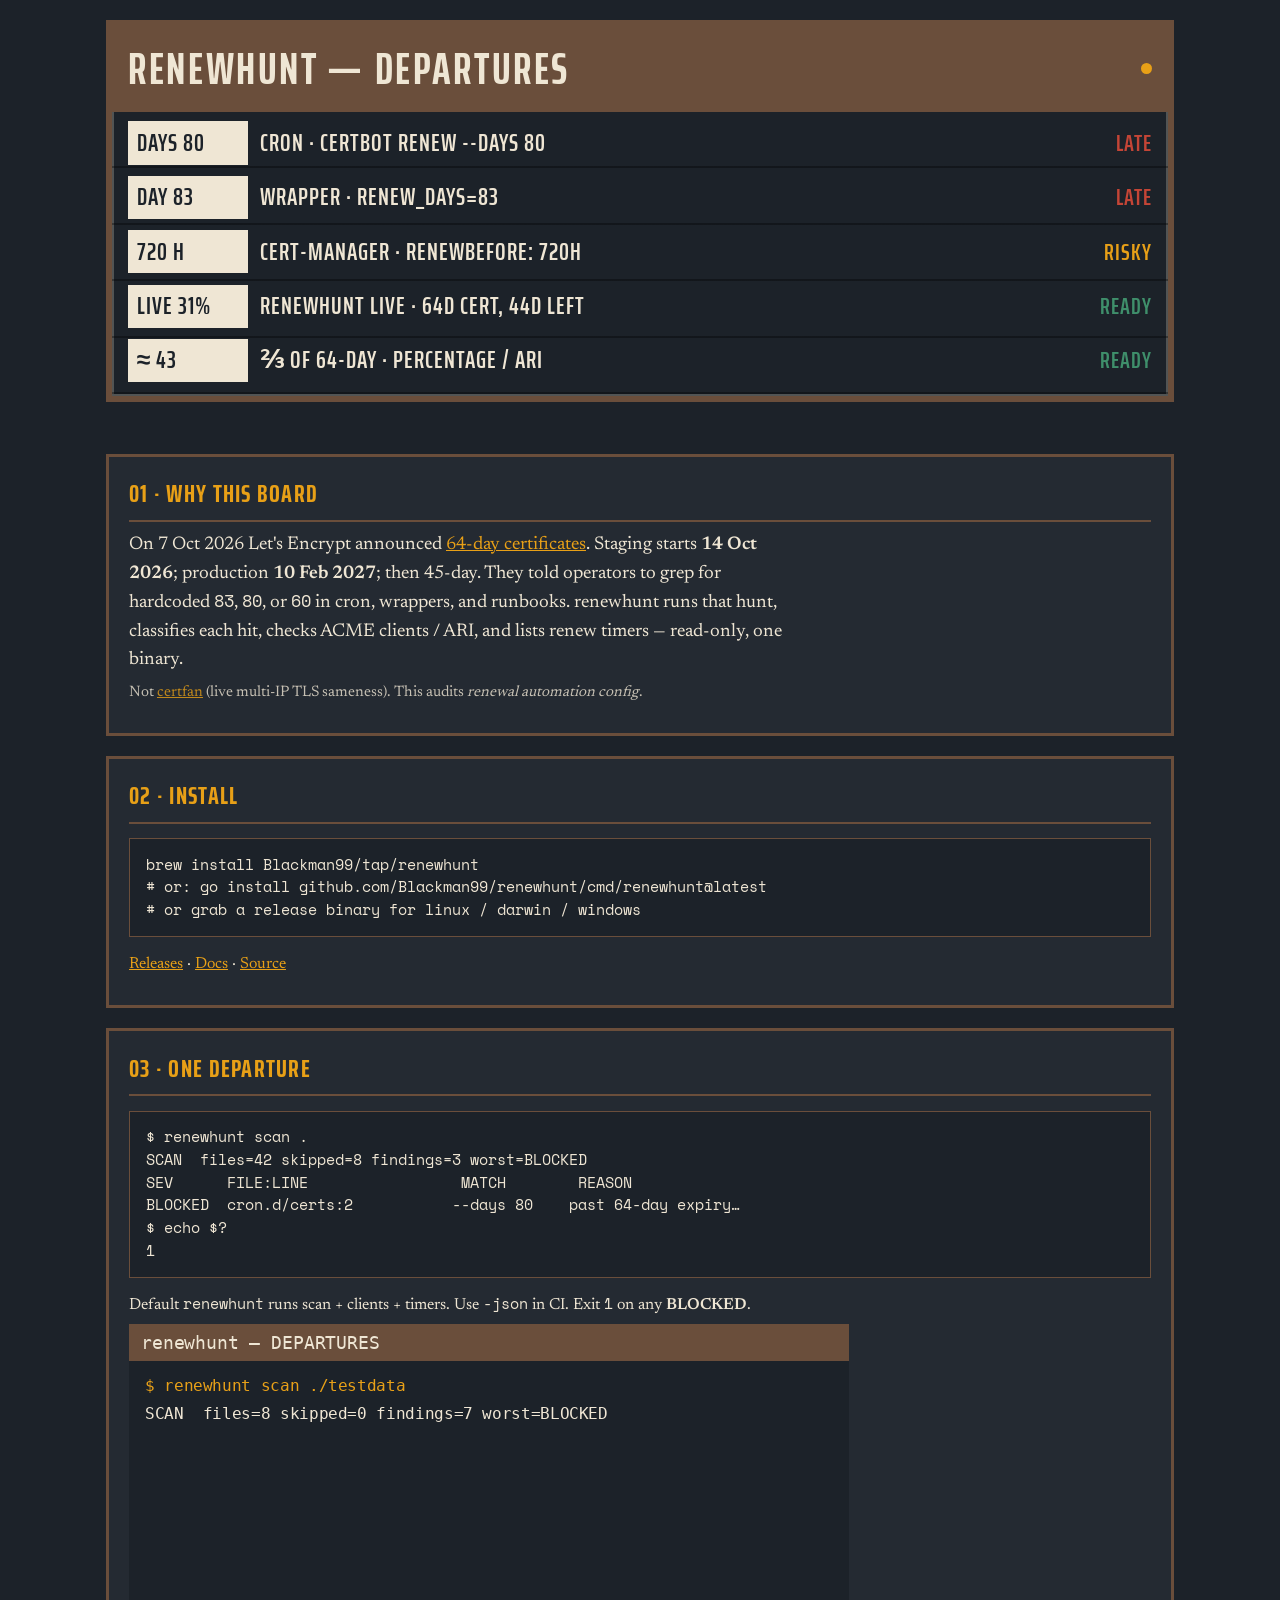
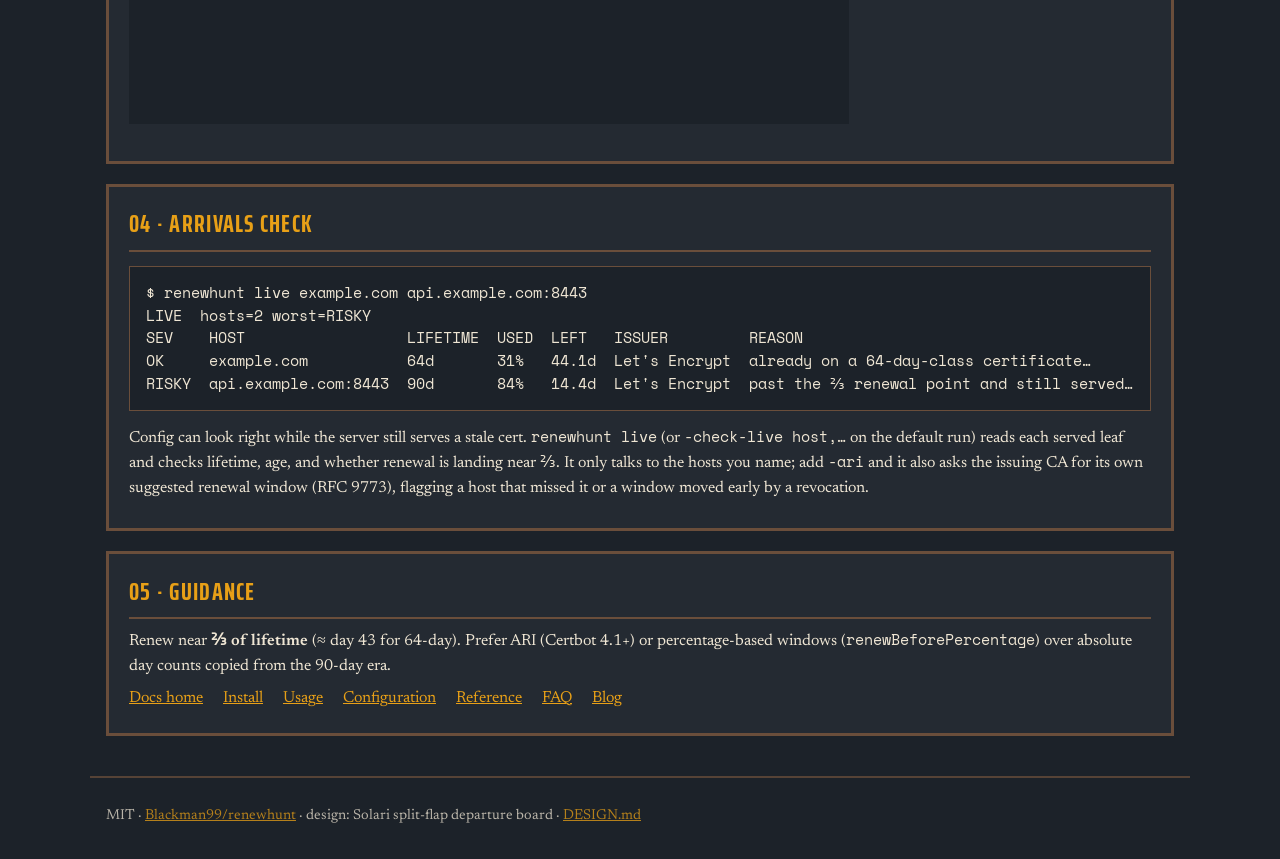
<file: site/index.html>
<!DOCTYPE html>
<html lang="en">
<head>
<meta charset="utf-8">
<meta name="viewport" content="width=device-width, initial-scale=1">
<title>renewhunt — will your ACME renewal survive 64-day certs?</title>
<meta name="description" content="Tell you, in one command, whether your ACME renewal setup will survive Let's Encrypt's move to 64-day (then 45-day) certificates.">
<link rel="icon" href="favicon.svg" type="image/svg+xml">
<link rel="canonical" href="https://blackman99.github.io/renewhunt/">
<meta property="og:type" content="website">
<meta property="og:title" content="renewhunt — DEPARTURES">
<meta property="og:description" content="Hunt hardcoded ACME renewal day windows before Let's Encrypt's 64-day certs land.">
<meta property="og:url" content="https://blackman99.github.io/renewhunt/">
<meta property="og:image" content="https://blackman99.github.io/renewhunt/og-image.png">
<meta property="og:image:width" content="1200">
<meta property="og:image:height" content="630">
<meta name="twitter:card" content="summary_large_image">
<meta name="twitter:title" content="renewhunt — DEPARTURES">
<meta name="twitter:description" content="Hunt hardcoded ACME renewal day windows before Let's Encrypt's 64-day certs land.">
<meta name="twitter:image" content="https://blackman99.github.io/renewhunt/og-image.png">
<link rel="stylesheet" href="style.css">
</head>
<body>
  <main class="board" id="top">
    <div class="board-frame" role="region" aria-label="Departure board">
      <div class="board-header">
        <h1 style="margin:0;font:inherit;color:inherit">RENEWHUNT — DEPARTURES</h1>
        <span class="bulb" aria-hidden="true"></span>
      </div>
      <div class="rows" id="departures">
        <div class="row" data-sev="late">
          <span class="flap">DAYS 80</span>
          <span class="dest">cron · certbot renew --days 80</span>
          <span class="sig late">LATE</span>
        </div>
        <div class="row" data-sev="late">
          <span class="flap">DAY 83</span>
          <span class="dest">wrapper · RENEW_DAYS=83</span>
          <span class="sig late">LATE</span>
        </div>
        <div class="row" data-sev="risky">
          <span class="flap">720 H</span>
          <span class="dest">cert-manager · renewBefore: 720h</span>
          <span class="sig risky">RISKY</span>
        </div>
        <div class="row" data-sev="ready">
          <span class="flap">LIVE 31%</span>
          <span class="dest">renewhunt live · 64d cert, 44d left</span>
          <span class="sig ready">READY</span>
        </div>
        <div class="row" data-sev="ready">
          <span class="flap">≈ 43</span>
          <span class="dest">⅔ of 64-day · percentage / ARI</span>
          <span class="sig ready">READY</span>
        </div>
      </div>
    </div>
  </main>

  <section class="timetable">
    <div class="panel">
      <h2>01 · Why this board</h2>
      <p class="lede">On 7 Oct 2026 Let's Encrypt announced <a href="https://letsencrypt.org/2026/10/07/64-day-certs">64-day certificates</a>. Staging starts <strong>14 Oct 2026</strong>; production <strong>10 Feb 2027</strong>; then 45-day. They told operators to grep for hardcoded <code>83</code>, <code>80</code>, or <code>60</code> in cron, wrappers, and runbooks. renewhunt runs that hunt, classifies each hit, checks ACME clients / ARI, and lists renew timers — read-only, one binary.</p>
      <p class="meta">Not <a href="https://github.com/Blackman99/certfan">certfan</a> (live multi-IP TLS sameness). This audits <em>renewal automation config</em>.</p>
    </div>
    <div class="panel">
      <h2>02 · Install</h2>
      <pre class="cmd">brew install Blackman99/tap/renewhunt
# or: go install github.com/Blackman99/renewhunt/cmd/renewhunt@latest
# or grab a release binary for linux / darwin / windows</pre>
      <p><a href="https://github.com/Blackman99/renewhunt/releases">Releases</a> · <a href="docs/">Docs</a> · <a href="https://github.com/Blackman99/renewhunt">Source</a></p>
    </div>
    <div class="panel">
      <h2>03 · One departure</h2>
      <pre class="cmd">$ renewhunt scan .
SCAN  files=42 skipped=8 findings=3 worst=BLOCKED
SEV      FILE:LINE                 MATCH        REASON
BLOCKED  cron.d/certs:2           --days 80    past 64-day expiry…
$ echo $?
1</pre>
      <p>Default <code>renewhunt</code> runs scan + clients + timers. Use <code>-json</code> in CI. Exit <code>1</code> on any <strong>BLOCKED</strong>.</p>
      <p><img src="demo.gif" alt="CLI demo scanning fixtures and finding BLOCKED hits" width="720" loading="lazy"></p>
    </div>
    <div class="panel">
      <h2>04 · Arrivals check</h2>
      <pre class="cmd">$ renewhunt live example.com api.example.com:8443
LIVE  hosts=2 worst=RISKY
SEV    HOST                  LIFETIME  USED  LEFT   ISSUER         REASON
OK     example.com           64d       31%   44.1d  Let's Encrypt  already on a 64-day-class certificate…
RISKY  api.example.com:8443  90d       84%   14.4d  Let's Encrypt  past the ⅔ renewal point and still served…</pre>
      <p>Config can look right while the server still serves a stale cert. <code>renewhunt live</code> (or <code>-check-live host,…</code> on the default run) reads each served leaf and checks lifetime, age, and whether renewal is landing near ⅔. It only talks to the hosts you name; add <code>-ari</code> and it also asks the issuing CA for its own suggested renewal window (RFC 9773), flagging a host that missed it or a window moved early by a revocation.</p>
    </div>
    <div class="panel">
      <h2>05 · Guidance</h2>
      <p>Renew near <strong>⅔ of lifetime</strong> (≈ day 43 for 64-day). Prefer ARI (Certbot 4.1+) or percentage-based windows (<code>renewBeforePercentage</code>) over absolute day counts copied from the 90-day era.</p>
      <nav class="docs-nav">
        <a href="docs/">Docs home</a>
        <a href="docs/install.html">Install</a>
        <a href="docs/usage.html">Usage</a>
        <a href="docs/configuration.html">Configuration</a>
        <a href="docs/reference.html">Reference</a>
        <a href="docs/faq.html">FAQ</a>
        <a href="blog/">Blog</a>
      </nav>
    </div>
  </section>

  <footer class="board-foot">
    <p>MIT · <a href="https://github.com/Blackman99/renewhunt">Blackman99/renewhunt</a> · design: Solari split-flap departure board · <a href="DESIGN.md">DESIGN.md</a></p>
  </footer>
  <script src="app.js" defer></script>
</body>
</html>
</file>
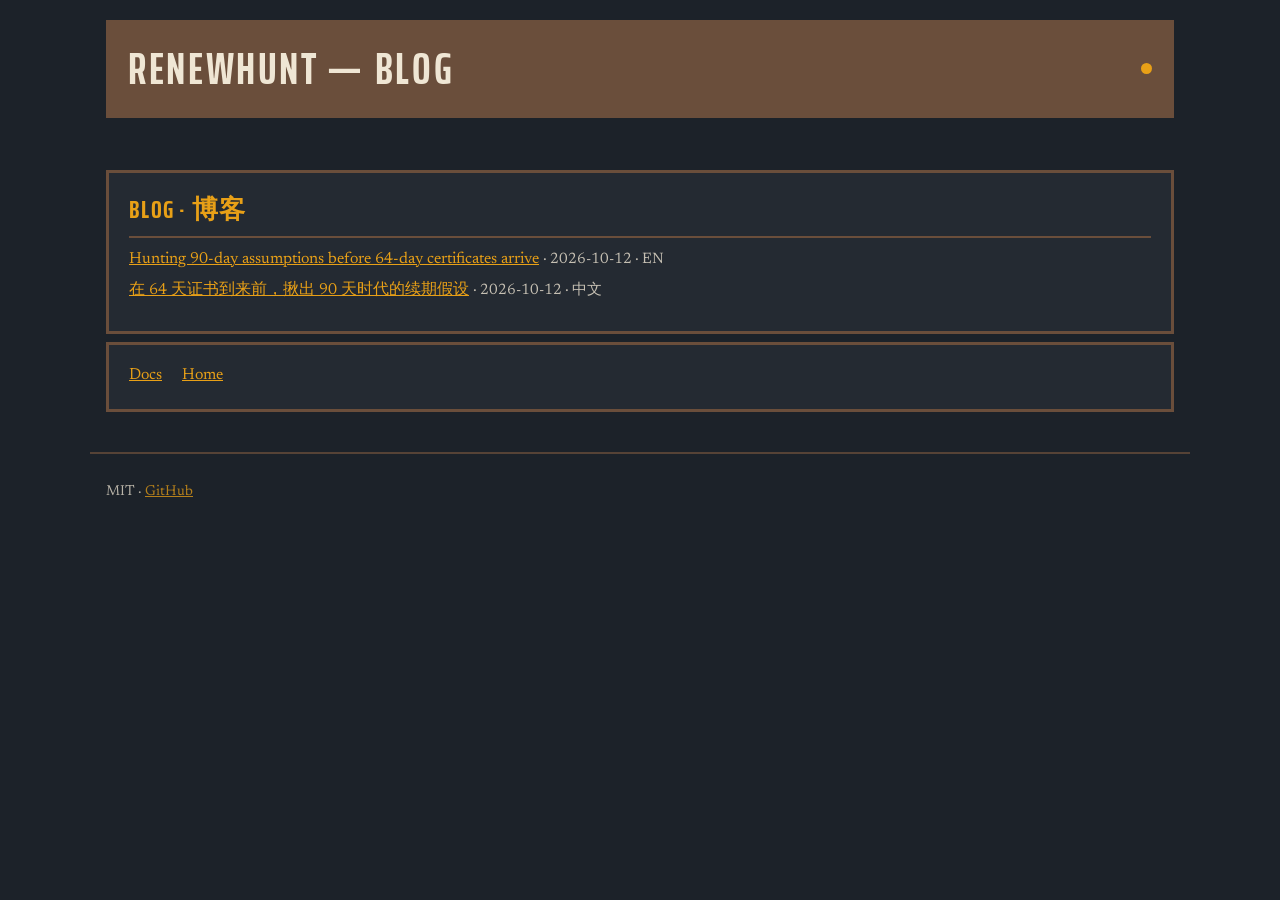
<file: site/blog/index.html>
<!DOCTYPE html>
<html lang="en">
<head>
<meta charset="utf-8">
<meta name="viewport" content="width=device-width, initial-scale=1">
<title>Blog — renewhunt</title>
<meta name="description" content="Blog for renewhunt, the ACME renewal readiness scanner for 64-day Let's Encrypt certificates.">
<link rel="icon" href="../favicon.svg" type="image/svg+xml">
<link rel="canonical" href="https://blackman99.github.io/renewhunt/blog/">
<meta property="og:type" content="article">
<meta property="og:title" content="Blog — renewhunt">
<meta property="og:description" content="ACME renewal readiness for Let's Encrypt 64-day certificates.">
<meta property="og:url" content="https://blackman99.github.io/renewhunt/blog/">
<meta property="og:image" content="https://blackman99.github.io/renewhunt/og-image.png">
<meta name="twitter:card" content="summary_large_image">
<meta name="twitter:title" content="Blog — renewhunt">
<meta name="twitter:image" content="https://blackman99.github.io/renewhunt/og-image.png">
<link rel="stylesheet" href="../style.css">
</head>
<body>
<main class="board">
  <div class="board-frame">
    <div class="board-header">
      <a href="../" style="color:inherit;text-decoration:none"><span>RENEWHUNT — BLOG</span></a>
      <span class="bulb" aria-hidden="true"></span>
    </div>
  </div>
</main>
<section class="timetable">
<div class="panel"><h2>Blog · 博客</h2>
<p><a href="64-day-renewal-hunt.html">Hunting 90-day assumptions before 64-day certificates arrive</a> <span class="meta">· 2026-10-12 · EN</span></p>
<p lang="zh"><a href="64-day-renewal-hunt.zh.html">在 64 天证书到来前，揪出 90 天时代的续期假设</a> <span class="meta">· 2026-10-12 · 中文</span></p>
</div>
<nav class="panel docs-nav"><a href="../docs/">Docs</a><a href="../">Home</a></nav>
</section>
<footer class="board-foot"><p>MIT · <a href="https://github.com/Blackman99/renewhunt">GitHub</a></p></footer>
</body>
</html>
</file>
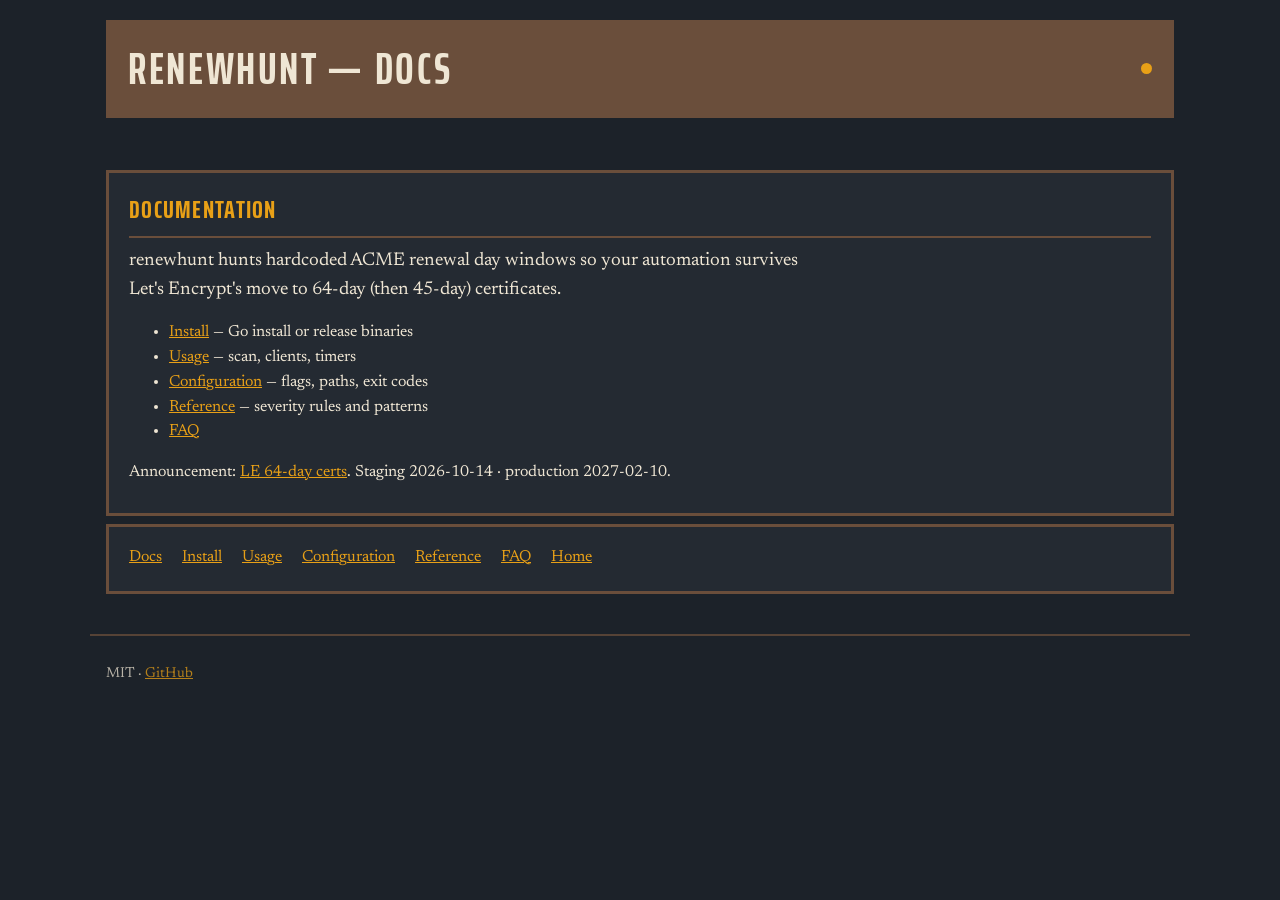
<file: site/docs/index.html>
<!DOCTYPE html>
<html lang="en">
<head>
<meta charset="utf-8">
<meta name="viewport" content="width=device-width, initial-scale=1">
<title>Documentation — renewhunt</title>
<meta name="description" content="Documentation for renewhunt, the ACME renewal readiness scanner for 64-day Let's Encrypt certificates.">
<link rel="icon" href="../favicon.svg" type="image/svg+xml">
<link rel="canonical" href="https://blackman99.github.io/renewhunt/docs/index.html">
<meta property="og:type" content="article">
<meta property="og:title" content="Documentation — renewhunt">
<meta property="og:description" content="ACME renewal readiness for Let's Encrypt 64-day certificates.">
<meta property="og:url" content="https://blackman99.github.io/renewhunt/docs/index.html">
<meta property="og:image" content="https://blackman99.github.io/renewhunt/og-image.png">
<meta name="twitter:card" content="summary_large_image">
<meta name="twitter:title" content="Documentation — renewhunt">
<meta name="twitter:image" content="https://blackman99.github.io/renewhunt/og-image.png">
<link rel="stylesheet" href="../style.css">
</head>
<body>
<main class="board">
  <div class="board-frame">
    <div class="board-header">
      <a href="../" style="color:inherit;text-decoration:none"><span>RENEWHUNT — DOCS</span></a>
      <span class="bulb" aria-hidden="true"></span>
    </div>
  </div>
</main>
<section class="timetable">
<div class="panel"><h2>Documentation</h2>
<p class="lede">renewhunt hunts hardcoded ACME renewal day windows so your automation survives Let&apos;s Encrypt&apos;s move to 64-day (then 45-day) certificates.</p>
<ul>
<li><a href="install.html">Install</a> — Go install or release binaries</li>
<li><a href="usage.html">Usage</a> — scan, clients, timers</li>
<li><a href="configuration.html">Configuration</a> — flags, paths, exit codes</li>
<li><a href="reference.html">Reference</a> — severity rules and patterns</li>
<li><a href="faq.html">FAQ</a></li>
</ul>
<p>Announcement: <a href="https://letsencrypt.org/2026/10/07/64-day-certs">LE 64-day certs</a>. Staging 2026-10-14 · production 2027-02-10.</p>
</div>
<nav class="panel docs-nav">
  <a href="./">Docs</a>
  <a href="install.html">Install</a>
  <a href="usage.html">Usage</a>
  <a href="configuration.html">Configuration</a>
  <a href="reference.html">Reference</a>
  <a href="faq.html">FAQ</a>
  <a href="../">Home</a>
</nav>
</section>
<footer class="board-foot"><p>MIT · <a href="https://github.com/Blackman99/renewhunt">GitHub</a></p></footer>
</body>
</html>
</file>
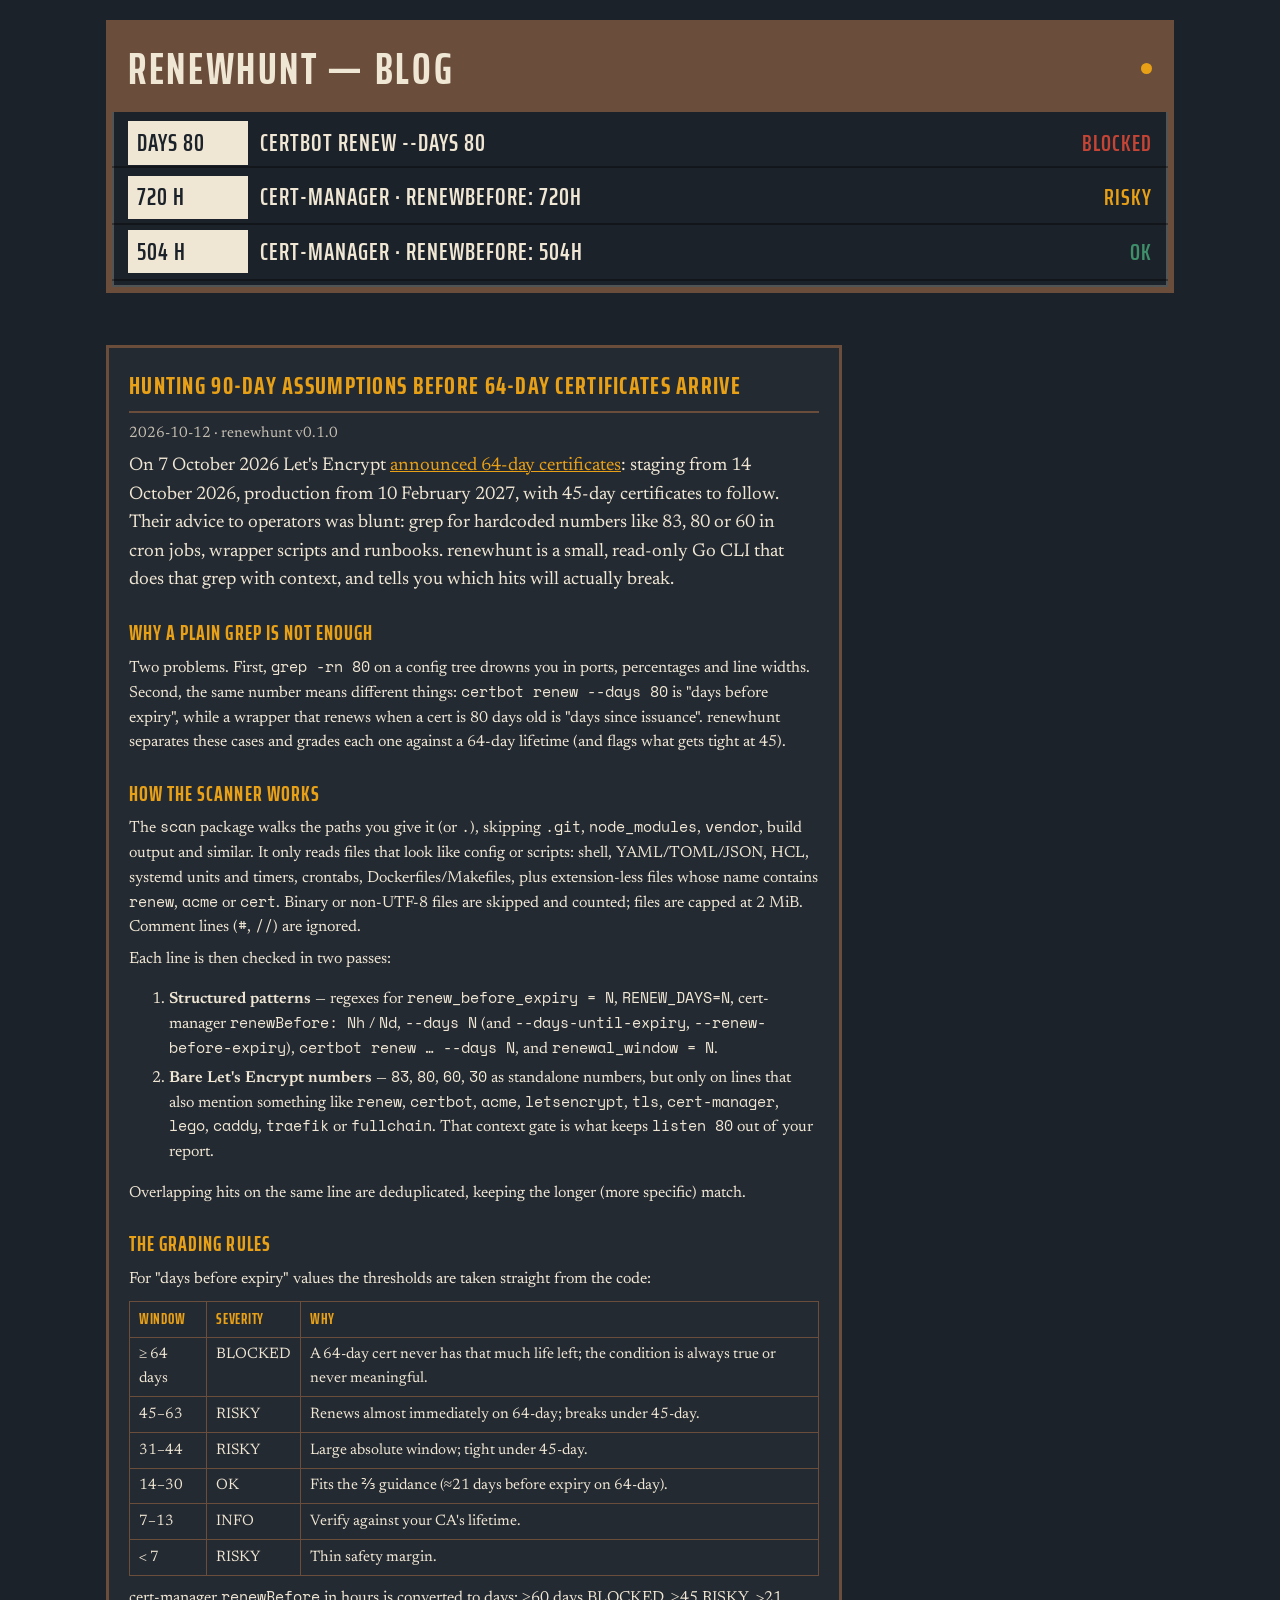
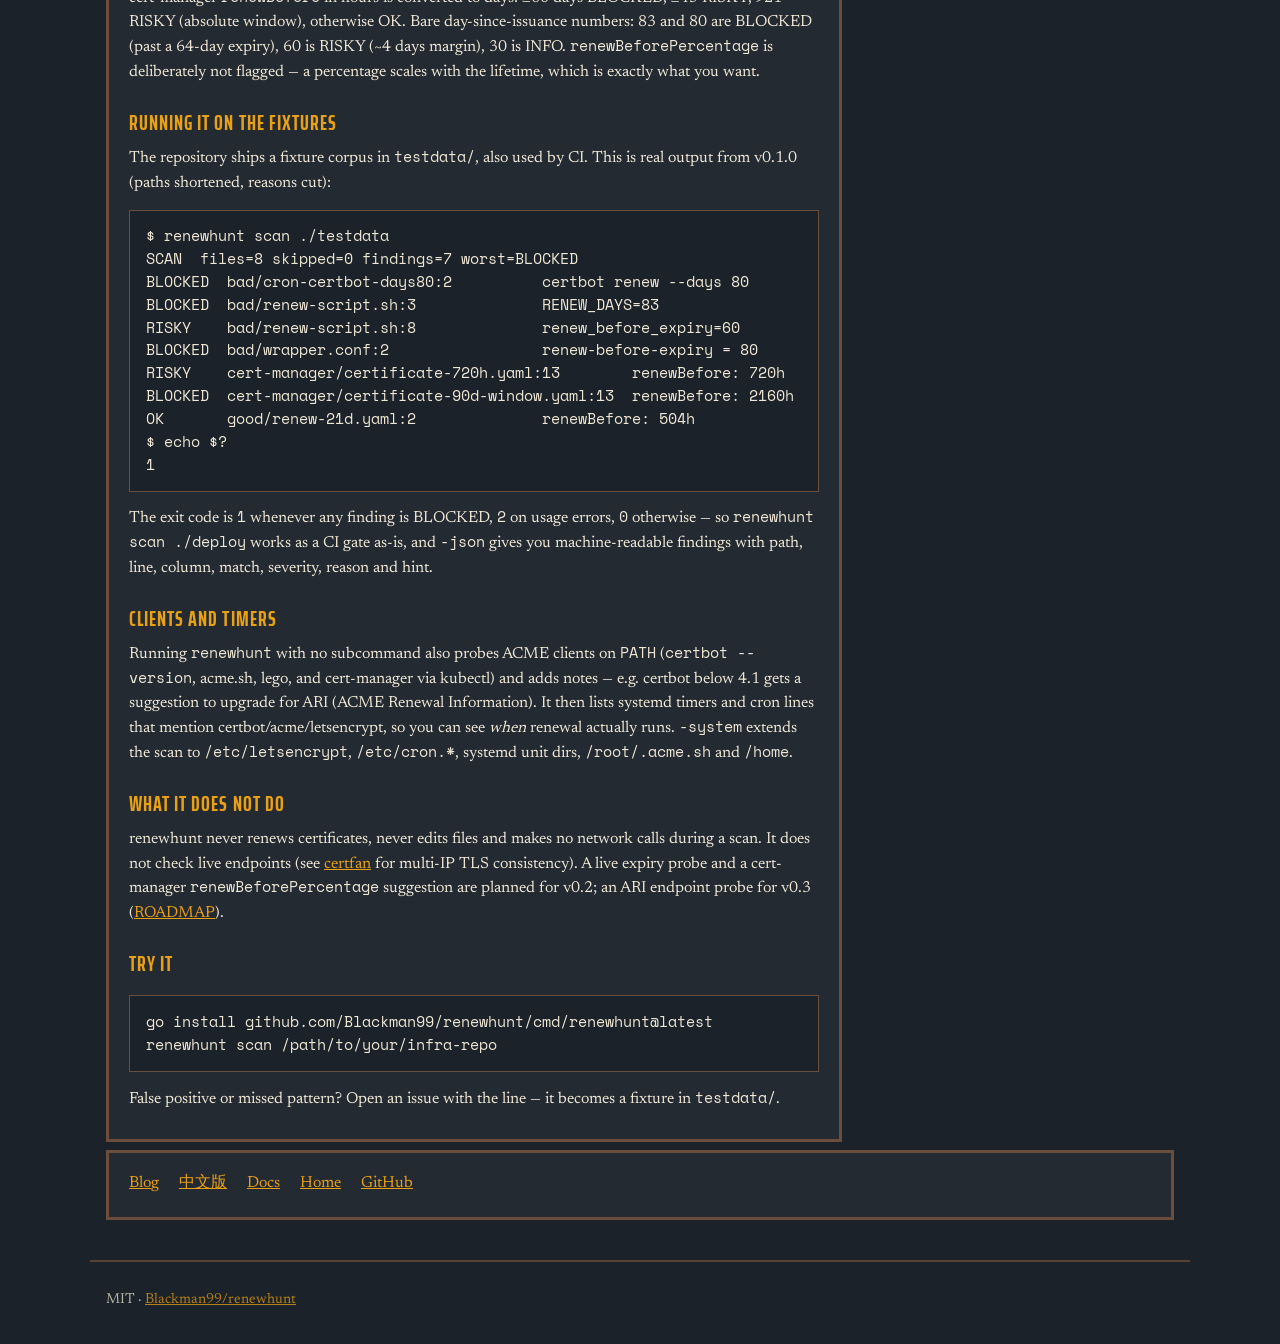
<file: site/blog/64-day-renewal-hunt.html>
<!DOCTYPE html>
<html lang="en">
<head>
<meta charset="utf-8">
<meta name="viewport" content="width=device-width, initial-scale=1">
<title>Hunting 90-day assumptions before 64-day certificates arrive — renewhunt</title>
<meta name="description" content="How renewhunt finds and grades hardcoded ACME renewal windows that break under Let's Encrypt 64-day and 45-day certificates.">
<link rel="icon" href="../favicon.svg" type="image/svg+xml">
<link rel="canonical" href="https://blackman99.github.io/renewhunt/blog/64-day-renewal-hunt.html">
<link rel="alternate" hreflang="zh" href="https://blackman99.github.io/renewhunt/blog/64-day-renewal-hunt.zh.html">
<meta property="og:type" content="article">
<meta property="og:title" content="Hunting 90-day assumptions before 64-day certificates arrive">
<meta property="og:description" content="How renewhunt finds and grades hardcoded ACME renewal windows that break under Let's Encrypt 64-day and 45-day certificates.">
<meta property="og:url" content="https://blackman99.github.io/renewhunt/blog/64-day-renewal-hunt.html">
<meta property="og:image" content="https://blackman99.github.io/renewhunt/og-image.png">
<meta name="twitter:card" content="summary_large_image">
<meta name="twitter:title" content="Hunting 90-day assumptions before 64-day certificates arrive">
<meta name="twitter:image" content="https://blackman99.github.io/renewhunt/og-image.png">
<link rel="stylesheet" href="../style.css">
</head>
<body>
<main class="board">
  <div class="board-frame">
    <div class="board-header">
      <a href="../" style="color:inherit;text-decoration:none"><span>RENEWHUNT — BLOG</span></a>
      <span class="bulb" aria-hidden="true"></span>
    </div>
    <div class="rows static">
      <div class="row in"><span class="flap">DAYS 80</span><span class="dest">certbot renew --days 80</span><span class="sig late">BLOCKED</span></div>
      <div class="row in"><span class="flap">720 H</span><span class="dest">cert-manager · renewBefore: 720h</span><span class="sig risky">RISKY</span></div>
      <div class="row in"><span class="flap">504 H</span><span class="dest">cert-manager · renewBefore: 504h</span><span class="sig ready">OK</span></div>
    </div>
  </div>
</main>
<section class="timetable">
<article class="panel post">
<h2>Hunting 90-day assumptions before 64-day certificates arrive</h2>
<p class="meta">2026-10-12 · renewhunt v0.1.0</p>
<p class="lede">On 7 October 2026 Let's Encrypt <a href="https://letsencrypt.org/2026/10/07/64-day-certs">announced 64-day certificates</a>: staging from 14 October 2026, production from 10 February 2027, with 45-day certificates to follow. Their advice to operators was blunt: grep for hardcoded numbers like 83, 80 or 60 in cron jobs, wrapper scripts and runbooks. renewhunt is a small, read-only Go CLI that does that grep with context, and tells you which hits will actually break.</p>

<h3>Why a plain grep is not enough</h3>
<p>Two problems. First, <code>grep -rn 80</code> on a config tree drowns you in ports, percentages and line widths. Second, the same number means different things: <code>certbot renew --days 80</code> is "days before expiry", while a wrapper that renews when a cert is 80 days old is "days since issuance". renewhunt separates these cases and grades each one against a 64-day lifetime (and flags what gets tight at 45).</p>

<h3>How the scanner works</h3>
<p>The <code>scan</code> package walks the paths you give it (or <code>.</code>), skipping <code>.git</code>, <code>node_modules</code>, <code>vendor</code>, build output and similar. It only reads files that look like config or scripts: shell, YAML/TOML/JSON, HCL, systemd units and timers, crontabs, Dockerfiles/Makefiles, plus extension-less files whose name contains <code>renew</code>, <code>acme</code> or <code>cert</code>. Binary or non-UTF-8 files are skipped and counted; files are capped at 2&nbsp;MiB. Comment lines (<code>#</code>, <code>//</code>) are ignored.</p>
<p>Each line is then checked in two passes:</p>
<ol>
<li><strong>Structured patterns</strong> — regexes for <code>renew_before_expiry = N</code>, <code>RENEW_DAYS=N</code>, cert-manager <code>renewBefore: Nh</code> / <code>Nd</code>, <code>--days N</code> (and <code>--days-until-expiry</code>, <code>--renew-before-expiry</code>), <code>certbot renew … --days N</code>, and <code>renewal_window = N</code>.</li>
<li><strong>Bare Let's Encrypt numbers</strong> — <code>83</code>, <code>80</code>, <code>60</code>, <code>30</code> as standalone numbers, but only on lines that also mention something like <code>renew</code>, <code>certbot</code>, <code>acme</code>, <code>letsencrypt</code>, <code>tls</code>, <code>cert-manager</code>, <code>lego</code>, <code>caddy</code>, <code>traefik</code> or <code>fullchain</code>. That context gate is what keeps <code>listen 80</code> out of your report.</li>
</ol>
<p>Overlapping hits on the same line are deduplicated, keeping the longer (more specific) match.</p>

<h3>The grading rules</h3>
<p>For "days before expiry" values the thresholds are taken straight from the code:</p>
<table>
<tr><th>Window</th><th>Severity</th><th>Why</th></tr>
<tr><td>≥ 64 days</td><td>BLOCKED</td><td>A 64-day cert never has that much life left; the condition is always true or never meaningful.</td></tr>
<tr><td>45–63</td><td>RISKY</td><td>Renews almost immediately on 64-day; breaks under 45-day.</td></tr>
<tr><td>31–44</td><td>RISKY</td><td>Large absolute window; tight under 45-day.</td></tr>
<tr><td>14–30</td><td>OK</td><td>Fits the ⅔ guidance (≈21 days before expiry on 64-day).</td></tr>
<tr><td>7–13</td><td>INFO</td><td>Verify against your CA's lifetime.</td></tr>
<tr><td>&lt; 7</td><td>RISKY</td><td>Thin safety margin.</td></tr>
</table>
<p>cert-manager <code>renewBefore</code> in hours is converted to days: ≥60 days BLOCKED, ≥45 RISKY, &gt;21 RISKY (absolute window), otherwise OK. Bare day-since-issuance numbers: 83 and 80 are BLOCKED (past a 64-day expiry), 60 is RISKY (~4 days margin), 30 is INFO. <code>renewBeforePercentage</code> is deliberately not flagged — a percentage scales with the lifetime, which is exactly what you want.</p>

<h3>Running it on the fixtures</h3>
<p>The repository ships a fixture corpus in <code>testdata/</code>, also used by CI. This is real output from v0.1.0 (paths shortened, reasons cut):</p>
<pre class="cmd">$ renewhunt scan ./testdata
SCAN  files=8 skipped=0 findings=7 worst=BLOCKED
BLOCKED  bad/cron-certbot-days80:2          certbot renew --days 80
BLOCKED  bad/renew-script.sh:3              RENEW_DAYS=83
RISKY    bad/renew-script.sh:8              renew_before_expiry=60
BLOCKED  bad/wrapper.conf:2                 renew-before-expiry = 80
RISKY    cert-manager/certificate-720h.yaml:13        renewBefore: 720h
BLOCKED  cert-manager/certificate-90d-window.yaml:13  renewBefore: 2160h
OK       good/renew-21d.yaml:2              renewBefore: 504h
$ echo $?
1</pre>
<p>The exit code is <code>1</code> whenever any finding is BLOCKED, <code>2</code> on usage errors, <code>0</code> otherwise — so <code>renewhunt scan ./deploy</code> works as a CI gate as-is, and <code>-json</code> gives you machine-readable findings with path, line, column, match, severity, reason and hint.</p>

<h3>Clients and timers</h3>
<p>Running <code>renewhunt</code> with no subcommand also probes ACME clients on <code>PATH</code> (<code>certbot --version</code>, acme.sh, lego, and cert-manager via kubectl) and adds notes — e.g. certbot below 4.1 gets a suggestion to upgrade for ARI (ACME Renewal Information). It then lists systemd timers and cron lines that mention certbot/acme/letsencrypt, so you can see <em>when</em> renewal actually runs. <code>-system</code> extends the scan to <code>/etc/letsencrypt</code>, <code>/etc/cron.*</code>, systemd unit dirs, <code>/root/.acme.sh</code> and <code>/home</code>.</p>

<h3>What it does not do</h3>
<p>renewhunt never renews certificates, never edits files and makes no network calls during a scan. It does not check live endpoints (see <a href="https://github.com/Blackman99/certfan">certfan</a> for multi-IP TLS consistency). A live expiry probe and a cert-manager <code>renewBeforePercentage</code> suggestion are planned for v0.2; an ARI endpoint probe for v0.3 (<a href="https://github.com/Blackman99/renewhunt/blob/main/ROADMAP.md">ROADMAP</a>).</p>

<h3>Try it</h3>
<pre class="cmd">go install github.com/Blackman99/renewhunt/cmd/renewhunt@latest
renewhunt scan /path/to/your/infra-repo</pre>
<p>False positive or missed pattern? Open an issue with the line — it becomes a fixture in <code>testdata/</code>.</p>
</article>
<nav class="panel docs-nav">
  <a href="./">Blog</a><a href="64-day-renewal-hunt.zh.html">中文版</a><a href="../docs/">Docs</a><a href="../">Home</a><a href="https://github.com/Blackman99/renewhunt">GitHub</a>
</nav>
</section>
<footer class="board-foot"><p>MIT · <a href="https://github.com/Blackman99/renewhunt">Blackman99/renewhunt</a></p></footer>
</body>
</html>
</file>
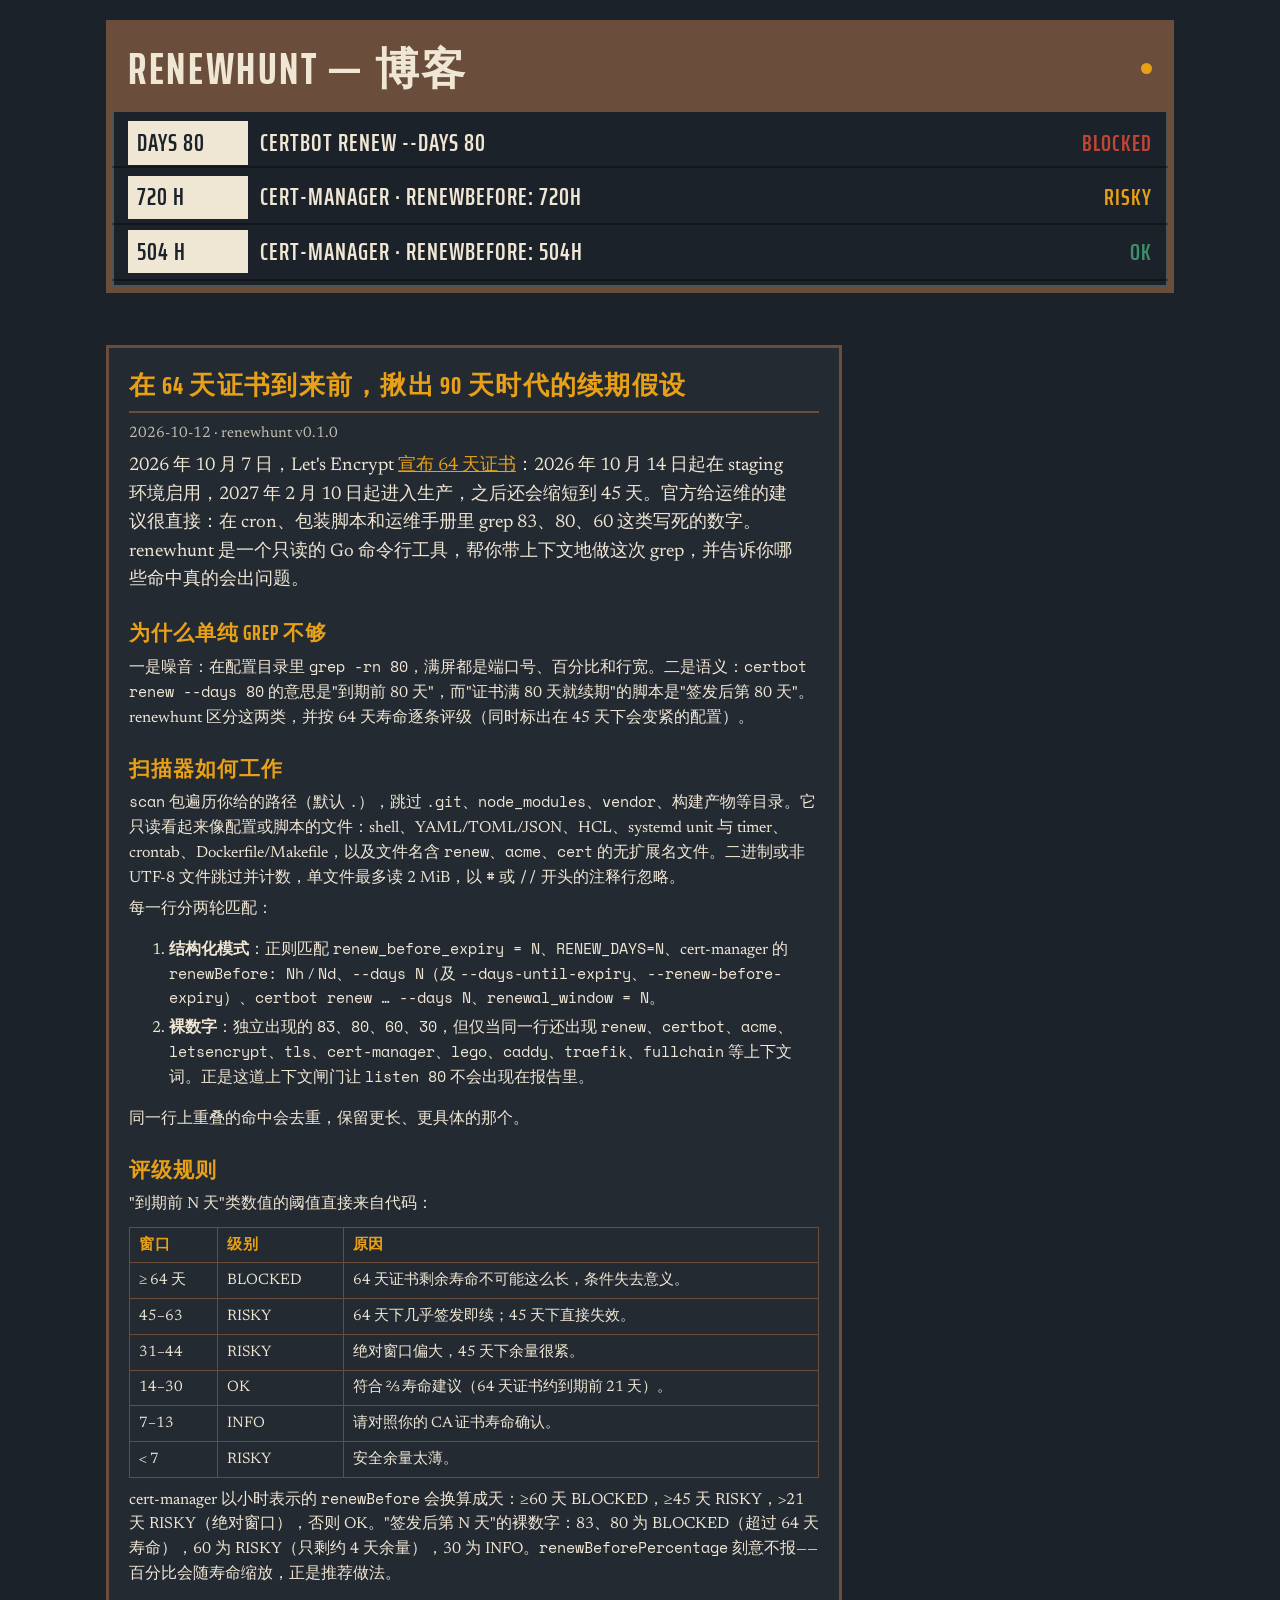
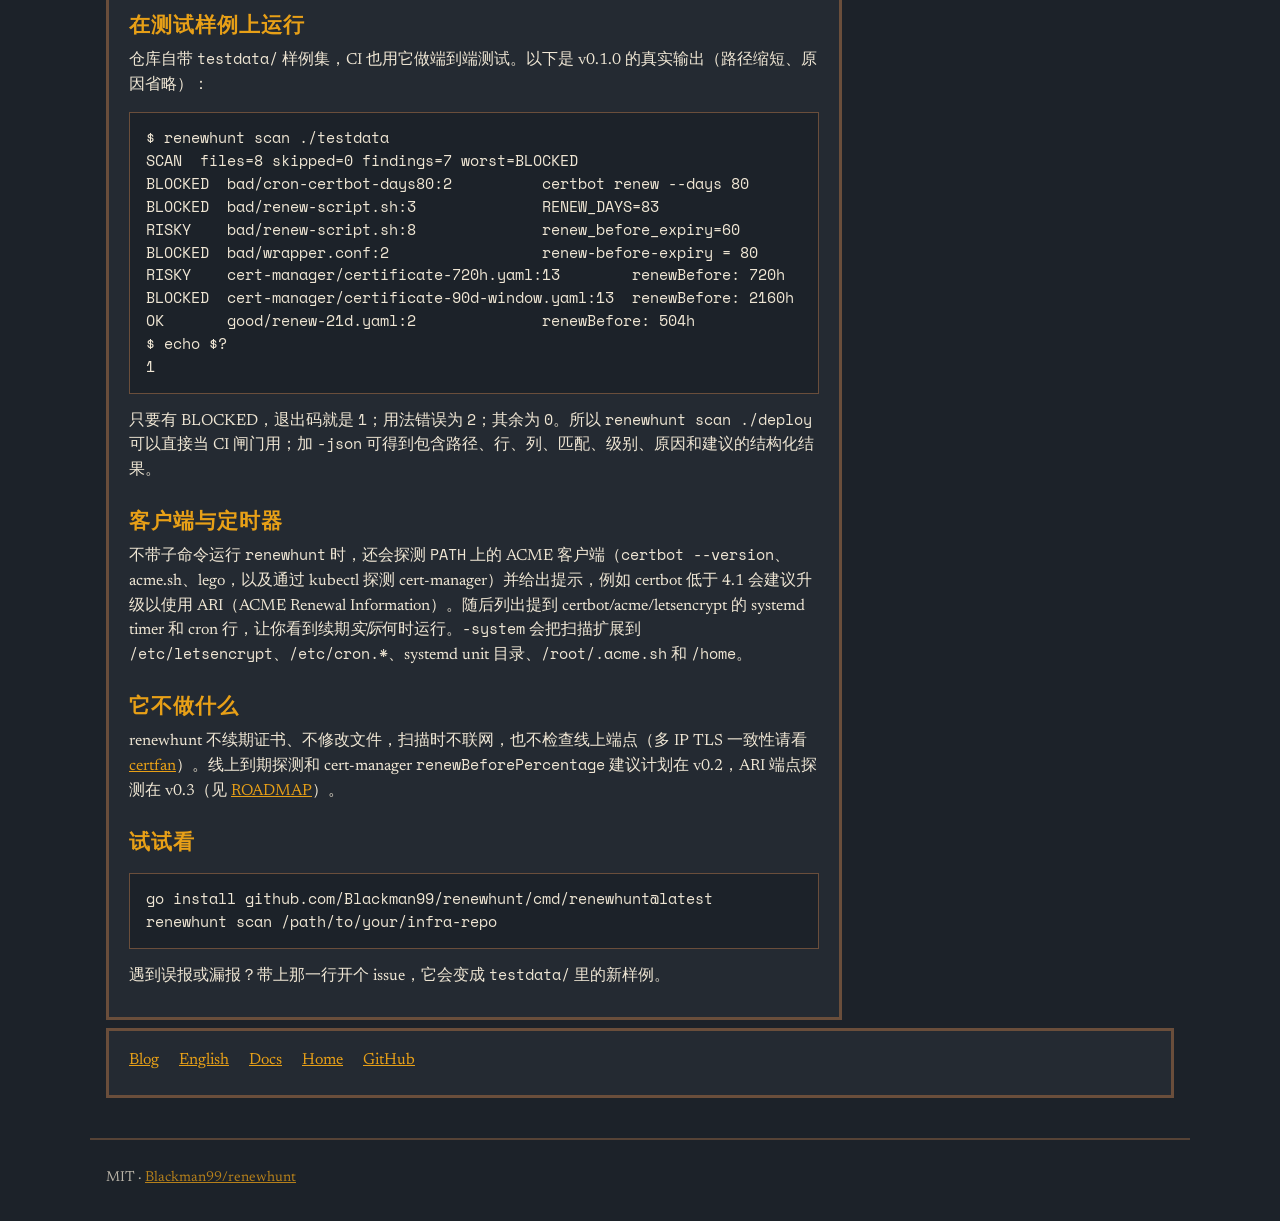
<file: site/blog/64-day-renewal-hunt.zh.html>
<!DOCTYPE html>
<html lang="zh">
<head>
<meta charset="utf-8">
<meta name="viewport" content="width=device-width, initial-scale=1">
<title>在 64 天证书到来前，揪出 90 天时代的续期假设 — renewhunt</title>
<meta name="description" content="renewhunt 如何找出并评级在 Let's Encrypt 64 天 / 45 天证书下会失效的写死续期窗口。">
<link rel="icon" href="../favicon.svg" type="image/svg+xml">
<link rel="canonical" href="https://blackman99.github.io/renewhunt/blog/64-day-renewal-hunt.zh.html">
<link rel="alternate" hreflang="en" href="https://blackman99.github.io/renewhunt/blog/64-day-renewal-hunt.html">
<meta property="og:type" content="article">
<meta property="og:title" content="在 64 天证书到来前，揪出 90 天时代的续期假设">
<meta property="og:description" content="renewhunt 如何找出并评级在 Let's Encrypt 64 天 / 45 天证书下会失效的写死续期窗口。">
<meta property="og:url" content="https://blackman99.github.io/renewhunt/blog/64-day-renewal-hunt.zh.html">
<meta property="og:image" content="https://blackman99.github.io/renewhunt/og-image.png">
<meta name="twitter:card" content="summary_large_image">
<meta name="twitter:title" content="在 64 天证书到来前，揪出 90 天时代的续期假设">
<meta name="twitter:image" content="https://blackman99.github.io/renewhunt/og-image.png">
<link rel="stylesheet" href="../style.css">
</head>
<body>
<main class="board">
  <div class="board-frame">
    <div class="board-header">
      <a href="../" style="color:inherit;text-decoration:none"><span>RENEWHUNT — 博客</span></a>
      <span class="bulb" aria-hidden="true"></span>
    </div>
    <div class="rows static">
      <div class="row in"><span class="flap">DAYS 80</span><span class="dest">certbot renew --days 80</span><span class="sig late">BLOCKED</span></div>
      <div class="row in"><span class="flap">720 H</span><span class="dest">cert-manager · renewBefore: 720h</span><span class="sig risky">RISKY</span></div>
      <div class="row in"><span class="flap">504 H</span><span class="dest">cert-manager · renewBefore: 504h</span><span class="sig ready">OK</span></div>
    </div>
  </div>
</main>
<section class="timetable">
<article class="panel post">
<h2>在 64 天证书到来前，揪出 90 天时代的续期假设</h2>
<p class="meta">2026-10-12 · renewhunt v0.1.0</p>
<p class="lede">2026 年 10 月 7 日，Let's Encrypt <a href="https://letsencrypt.org/2026/10/07/64-day-certs">宣布 64 天证书</a>：2026 年 10 月 14 日起在 staging 环境启用，2027 年 2 月 10 日起进入生产，之后还会缩短到 45 天。官方给运维的建议很直接：在 cron、包装脚本和运维手册里 grep 83、80、60 这类写死的数字。renewhunt 是一个只读的 Go 命令行工具，帮你带上下文地做这次 grep，并告诉你哪些命中真的会出问题。</p>

<h3>为什么单纯 grep 不够</h3>
<p>一是噪音：在配置目录里 <code>grep -rn 80</code>，满屏都是端口号、百分比和行宽。二是语义：<code>certbot renew --days 80</code> 的意思是"到期前 80 天"，而"证书满 80 天就续期"的脚本是"签发后第 80 天"。renewhunt 区分这两类，并按 64 天寿命逐条评级（同时标出在 45 天下会变紧的配置）。</p>

<h3>扫描器如何工作</h3>
<p><code>scan</code> 包遍历你给的路径（默认 <code>.</code>），跳过 <code>.git</code>、<code>node_modules</code>、<code>vendor</code>、构建产物等目录。它只读看起来像配置或脚本的文件：shell、YAML/TOML/JSON、HCL、systemd unit 与 timer、crontab、Dockerfile/Makefile，以及文件名含 <code>renew</code>、<code>acme</code>、<code>cert</code> 的无扩展名文件。二进制或非 UTF-8 文件跳过并计数，单文件最多读 2&nbsp;MiB，以 <code>#</code> 或 <code>//</code> 开头的注释行忽略。</p>
<p>每一行分两轮匹配：</p>
<ol>
<li><strong>结构化模式</strong>：正则匹配 <code>renew_before_expiry = N</code>、<code>RENEW_DAYS=N</code>、cert-manager 的 <code>renewBefore: Nh</code> / <code>Nd</code>、<code>--days N</code>（及 <code>--days-until-expiry</code>、<code>--renew-before-expiry</code>）、<code>certbot renew … --days N</code>、<code>renewal_window = N</code>。</li>
<li><strong>裸数字</strong>：独立出现的 <code>83</code>、<code>80</code>、<code>60</code>、<code>30</code>，但仅当同一行还出现 <code>renew</code>、<code>certbot</code>、<code>acme</code>、<code>letsencrypt</code>、<code>tls</code>、<code>cert-manager</code>、<code>lego</code>、<code>caddy</code>、<code>traefik</code>、<code>fullchain</code> 等上下文词。正是这道上下文闸门让 <code>listen 80</code> 不会出现在报告里。</li>
</ol>
<p>同一行上重叠的命中会去重，保留更长、更具体的那个。</p>

<h3>评级规则</h3>
<p>"到期前 N 天"类数值的阈值直接来自代码：</p>
<table>
<tr><th>窗口</th><th>级别</th><th>原因</th></tr>
<tr><td>≥ 64 天</td><td>BLOCKED</td><td>64 天证书剩余寿命不可能这么长，条件失去意义。</td></tr>
<tr><td>45–63</td><td>RISKY</td><td>64 天下几乎签发即续；45 天下直接失效。</td></tr>
<tr><td>31–44</td><td>RISKY</td><td>绝对窗口偏大，45 天下余量很紧。</td></tr>
<tr><td>14–30</td><td>OK</td><td>符合 ⅔ 寿命建议（64 天证书约到期前 21 天）。</td></tr>
<tr><td>7–13</td><td>INFO</td><td>请对照你的 CA 证书寿命确认。</td></tr>
<tr><td>&lt; 7</td><td>RISKY</td><td>安全余量太薄。</td></tr>
</table>
<p>cert-manager 以小时表示的 <code>renewBefore</code> 会换算成天：≥60 天 BLOCKED，≥45 天 RISKY，&gt;21 天 RISKY（绝对窗口），否则 OK。"签发后第 N 天"的裸数字：83、80 为 BLOCKED（超过 64 天寿命），60 为 RISKY（只剩约 4 天余量），30 为 INFO。<code>renewBeforePercentage</code> 刻意不报——百分比会随寿命缩放，正是推荐做法。</p>

<h3>在测试样例上运行</h3>
<p>仓库自带 <code>testdata/</code> 样例集，CI 也用它做端到端测试。以下是 v0.1.0 的真实输出（路径缩短、原因省略）：</p>
<pre class="cmd">$ renewhunt scan ./testdata
SCAN  files=8 skipped=0 findings=7 worst=BLOCKED
BLOCKED  bad/cron-certbot-days80:2          certbot renew --days 80
BLOCKED  bad/renew-script.sh:3              RENEW_DAYS=83
RISKY    bad/renew-script.sh:8              renew_before_expiry=60
BLOCKED  bad/wrapper.conf:2                 renew-before-expiry = 80
RISKY    cert-manager/certificate-720h.yaml:13        renewBefore: 720h
BLOCKED  cert-manager/certificate-90d-window.yaml:13  renewBefore: 2160h
OK       good/renew-21d.yaml:2              renewBefore: 504h
$ echo $?
1</pre>
<p>只要有 BLOCKED，退出码就是 <code>1</code>；用法错误为 <code>2</code>；其余为 <code>0</code>。所以 <code>renewhunt scan ./deploy</code> 可以直接当 CI 闸门用；加 <code>-json</code> 可得到包含路径、行、列、匹配、级别、原因和建议的结构化结果。</p>

<h3>客户端与定时器</h3>
<p>不带子命令运行 <code>renewhunt</code> 时，还会探测 <code>PATH</code> 上的 ACME 客户端（<code>certbot --version</code>、acme.sh、lego，以及通过 kubectl 探测 cert-manager）并给出提示，例如 certbot 低于 4.1 会建议升级以使用 ARI（ACME Renewal Information）。随后列出提到 certbot/acme/letsencrypt 的 systemd timer 和 cron 行，让你看到续期<em>实际</em>何时运行。<code>-system</code> 会把扫描扩展到 <code>/etc/letsencrypt</code>、<code>/etc/cron.*</code>、systemd unit 目录、<code>/root/.acme.sh</code> 和 <code>/home</code>。</p>

<h3>它不做什么</h3>
<p>renewhunt 不续期证书、不修改文件，扫描时不联网，也不检查线上端点（多 IP TLS 一致性请看 <a href="https://github.com/Blackman99/certfan">certfan</a>）。线上到期探测和 cert-manager <code>renewBeforePercentage</code> 建议计划在 v0.2，ARI 端点探测在 v0.3（见 <a href="https://github.com/Blackman99/renewhunt/blob/main/ROADMAP.md">ROADMAP</a>）。</p>

<h3>试试看</h3>
<pre class="cmd">go install github.com/Blackman99/renewhunt/cmd/renewhunt@latest
renewhunt scan /path/to/your/infra-repo</pre>
<p>遇到误报或漏报？带上那一行开个 issue，它会变成 <code>testdata/</code> 里的新样例。</p>
</article>
<nav class="panel docs-nav">
  <a href="./">Blog</a><a href="64-day-renewal-hunt.html">English</a><a href="../docs/">Docs</a><a href="../">Home</a><a href="https://github.com/Blackman99/renewhunt">GitHub</a>
</nav>
</section>
<footer class="board-foot"><p>MIT · <a href="https://github.com/Blackman99/renewhunt">Blackman99/renewhunt</a></p></footer>
</body>
</html>
</file>
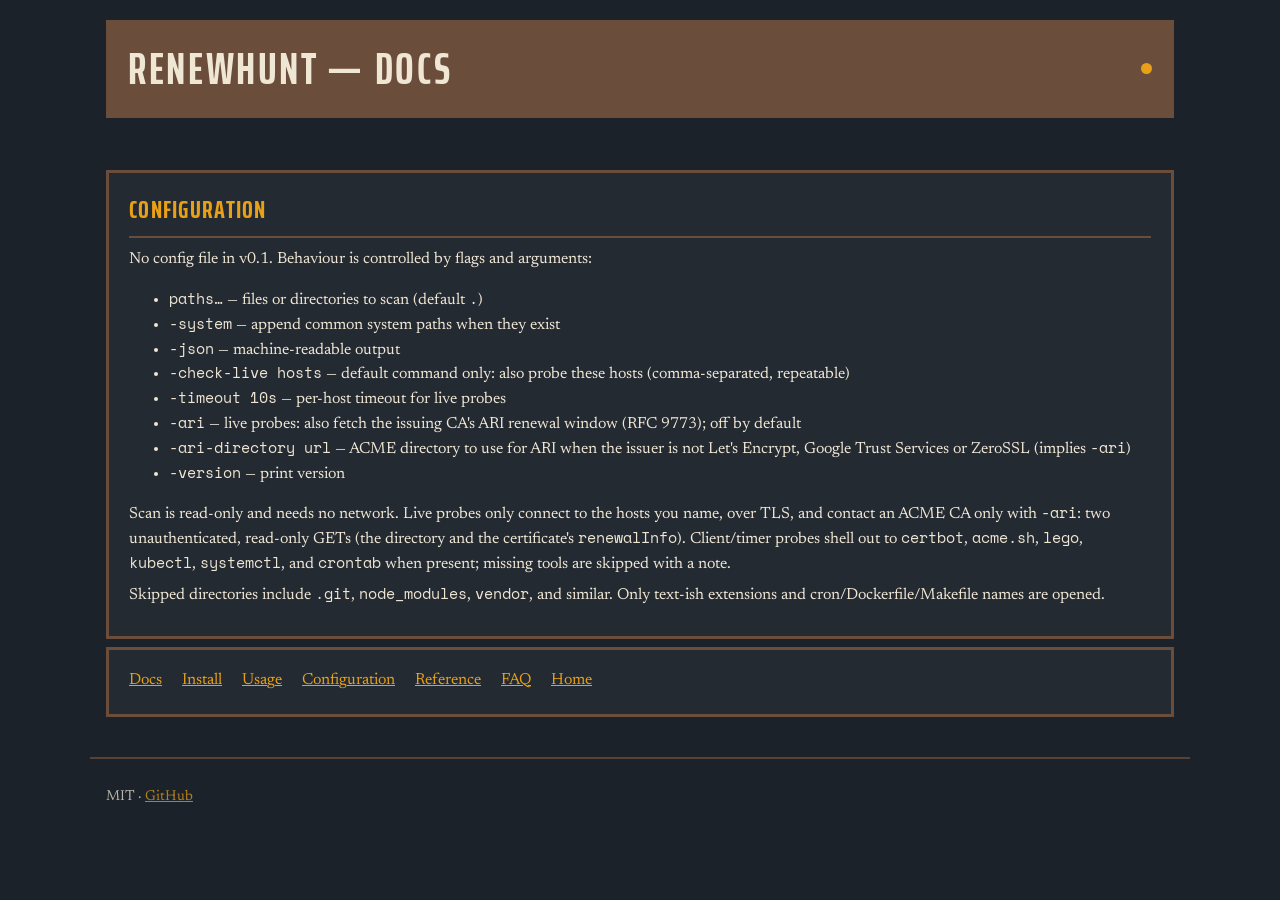
<file: site/docs/configuration.html>
<!DOCTYPE html>
<html lang="en">
<head>
<meta charset="utf-8">
<meta name="viewport" content="width=device-width, initial-scale=1">
<title>Configuration — renewhunt</title>
<meta name="description" content="Configuration for renewhunt, the ACME renewal readiness scanner for 64-day Let's Encrypt certificates.">
<link rel="icon" href="../favicon.svg" type="image/svg+xml">
<link rel="canonical" href="https://blackman99.github.io/renewhunt/docs/configuration.html">
<meta property="og:type" content="article">
<meta property="og:title" content="Configuration — renewhunt">
<meta property="og:description" content="ACME renewal readiness for Let's Encrypt 64-day certificates.">
<meta property="og:url" content="https://blackman99.github.io/renewhunt/docs/configuration.html">
<meta property="og:image" content="https://blackman99.github.io/renewhunt/og-image.png">
<meta name="twitter:card" content="summary_large_image">
<meta name="twitter:title" content="Configuration — renewhunt">
<meta name="twitter:image" content="https://blackman99.github.io/renewhunt/og-image.png">
<link rel="stylesheet" href="../style.css">
</head>
<body>
<main class="board">
  <div class="board-frame">
    <div class="board-header">
      <a href="../" style="color:inherit;text-decoration:none"><span>RENEWHUNT — DOCS</span></a>
      <span class="bulb" aria-hidden="true"></span>
    </div>
  </div>
</main>
<section class="timetable">
<div class="panel"><h2>Configuration</h2>
<p>No config file in v0.1. Behaviour is controlled by flags and arguments:</p>
<ul>
<li><code>paths…</code> — files or directories to scan (default <code>.</code>)</li>
<li><code>-system</code> — append common system paths when they exist</li>
<li><code>-json</code> — machine-readable output</li>
<li><code>-check-live hosts</code> — default command only: also probe these hosts (comma-separated, repeatable)</li>
<li><code>-timeout 10s</code> — per-host timeout for live probes</li>
<li><code>-ari</code> — live probes: also fetch the issuing CA's ARI renewal window (RFC 9773); off by default</li>
<li><code>-ari-directory url</code> — ACME directory to use for ARI when the issuer is not Let's Encrypt, Google Trust Services or ZeroSSL (implies <code>-ari</code>)</li>
<li><code>-version</code> — print version</li>
</ul>
<p>Scan is read-only and needs no network. Live probes only connect to the hosts you name, over TLS, and contact an ACME CA only with <code>-ari</code>: two unauthenticated, read-only GETs (the directory and the certificate's <code>renewalInfo</code>). Client/timer probes shell out to <code>certbot</code>, <code>acme.sh</code>, <code>lego</code>, <code>kubectl</code>, <code>systemctl</code>, and <code>crontab</code> when present; missing tools are skipped with a note.</p>
<p>Skipped directories include <code>.git</code>, <code>node_modules</code>, <code>vendor</code>, and similar. Only text-ish extensions and cron/Dockerfile/Makefile names are opened.</p>
</div>
<nav class="panel docs-nav">
  <a href="./">Docs</a>
  <a href="install.html">Install</a>
  <a href="usage.html">Usage</a>
  <a href="configuration.html">Configuration</a>
  <a href="reference.html">Reference</a>
  <a href="faq.html">FAQ</a>
  <a href="../">Home</a>
</nav>
</section>
<footer class="board-foot"><p>MIT · <a href="https://github.com/Blackman99/renewhunt">GitHub</a></p></footer>
</body>
</html>
</file>
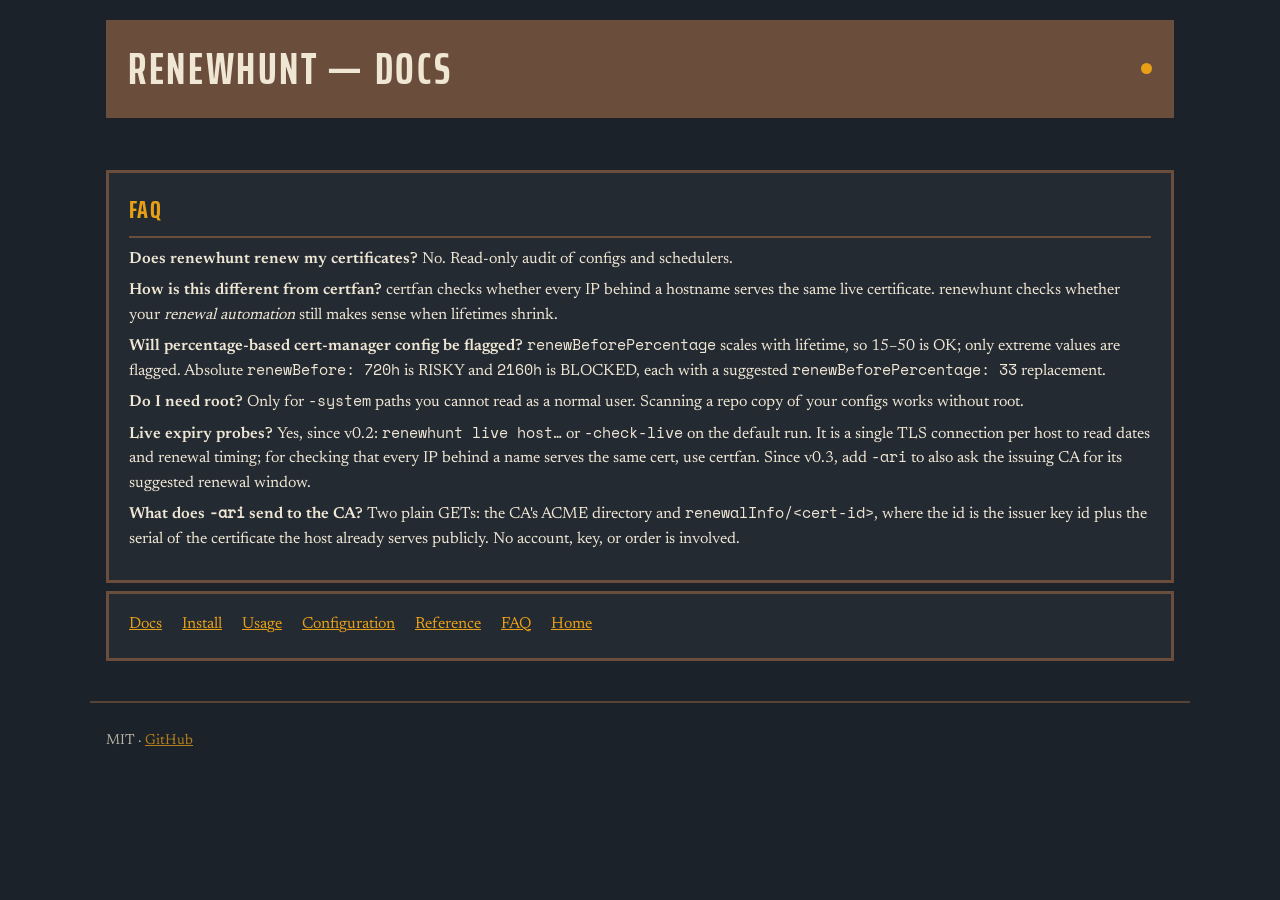
<file: site/docs/faq.html>
<!DOCTYPE html>
<html lang="en">
<head>
<meta charset="utf-8">
<meta name="viewport" content="width=device-width, initial-scale=1">
<title>FAQ — renewhunt</title>
<meta name="description" content="FAQ for renewhunt, the ACME renewal readiness scanner for 64-day Let's Encrypt certificates.">
<link rel="icon" href="../favicon.svg" type="image/svg+xml">
<link rel="canonical" href="https://blackman99.github.io/renewhunt/docs/faq.html">
<meta property="og:type" content="article">
<meta property="og:title" content="FAQ — renewhunt">
<meta property="og:description" content="ACME renewal readiness for Let's Encrypt 64-day certificates.">
<meta property="og:url" content="https://blackman99.github.io/renewhunt/docs/faq.html">
<meta property="og:image" content="https://blackman99.github.io/renewhunt/og-image.png">
<meta name="twitter:card" content="summary_large_image">
<meta name="twitter:title" content="FAQ — renewhunt">
<meta name="twitter:image" content="https://blackman99.github.io/renewhunt/og-image.png">
<link rel="stylesheet" href="../style.css">
</head>
<body>
<main class="board">
  <div class="board-frame">
    <div class="board-header">
      <a href="../" style="color:inherit;text-decoration:none"><span>RENEWHUNT — DOCS</span></a>
      <span class="bulb" aria-hidden="true"></span>
    </div>
  </div>
</main>
<section class="timetable">
<div class="panel"><h2>FAQ</h2>
<p><strong>Does renewhunt renew my certificates?</strong> No. Read-only audit of configs and schedulers.</p>
<p><strong>How is this different from certfan?</strong> certfan checks whether every IP behind a hostname serves the same live certificate. renewhunt checks whether your <em>renewal automation</em> still makes sense when lifetimes shrink.</p>
<p><strong>Will percentage-based cert-manager config be flagged?</strong> <code>renewBeforePercentage</code> scales with lifetime, so 15–50 is OK; only extreme values are flagged. Absolute <code>renewBefore: 720h</code> is RISKY and <code>2160h</code> is BLOCKED, each with a suggested <code>renewBeforePercentage: 33</code> replacement.</p>
<p><strong>Do I need root?</strong> Only for <code>-system</code> paths you cannot read as a normal user. Scanning a repo copy of your configs works without root.</p>
<p><strong>Live expiry probes?</strong> Yes, since v0.2: <code>renewhunt live host…</code> or <code>-check-live</code> on the default run. It is a single TLS connection per host to read dates and renewal timing; for checking that every IP behind a name serves the same cert, use certfan. Since v0.3, add <code>-ari</code> to also ask the issuing CA for its suggested renewal window.</p>
<p><strong>What does <code>-ari</code> send to the CA?</strong> Two plain GETs: the CA's ACME directory and <code>renewalInfo/&lt;cert-id&gt;</code>, where the id is the issuer key id plus the serial of the certificate the host already serves publicly. No account, key, or order is involved.</p>
</div>
<nav class="panel docs-nav">
  <a href="./">Docs</a>
  <a href="install.html">Install</a>
  <a href="usage.html">Usage</a>
  <a href="configuration.html">Configuration</a>
  <a href="reference.html">Reference</a>
  <a href="faq.html">FAQ</a>
  <a href="../">Home</a>
</nav>
</section>
<footer class="board-foot"><p>MIT · <a href="https://github.com/Blackman99/renewhunt">GitHub</a></p></footer>
</body>
</html>
</file>
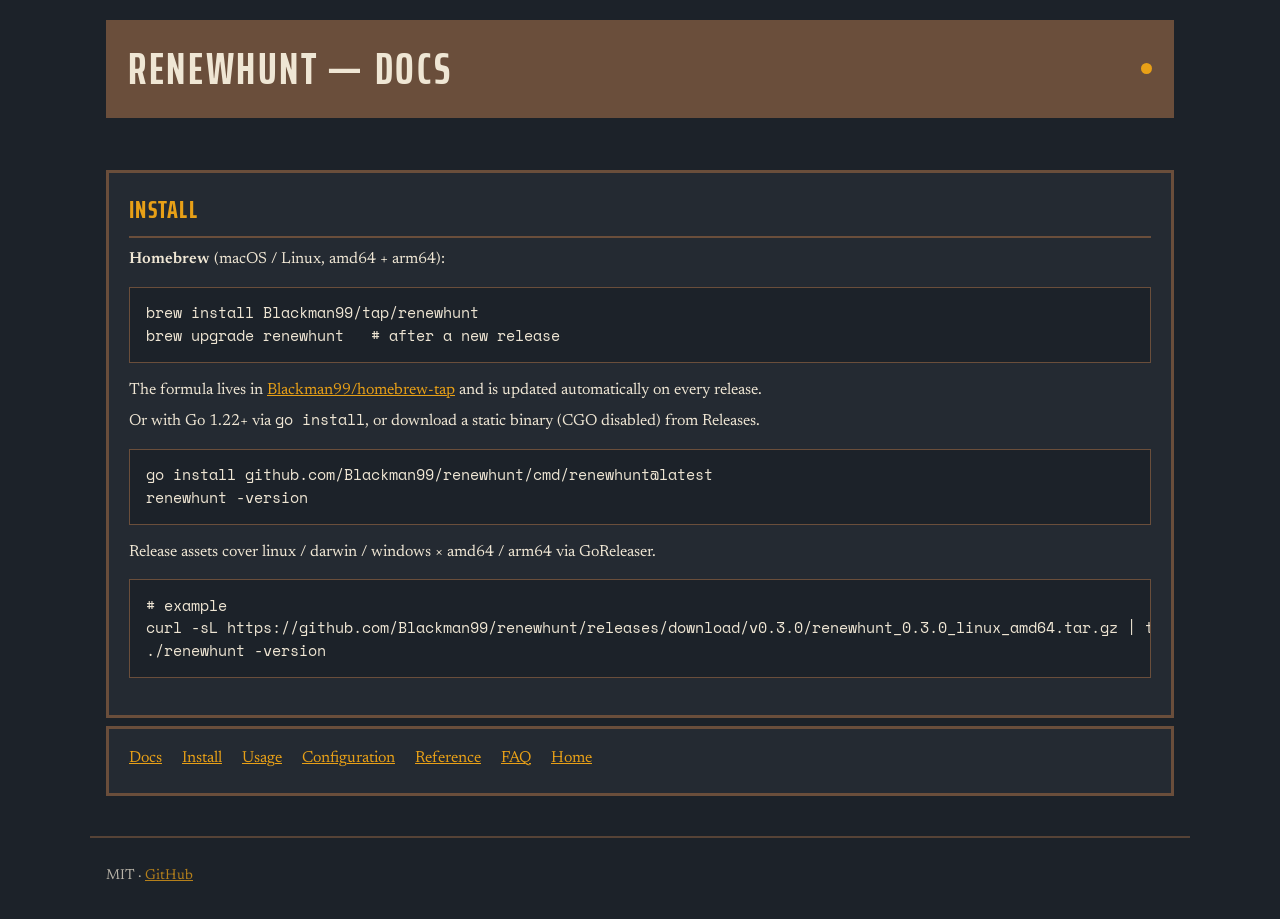
<file: site/docs/install.html>
<!DOCTYPE html>
<html lang="en">
<head>
<meta charset="utf-8">
<meta name="viewport" content="width=device-width, initial-scale=1">
<title>Install — renewhunt</title>
<meta name="description" content="Install for renewhunt, the ACME renewal readiness scanner for 64-day Let's Encrypt certificates.">
<link rel="icon" href="../favicon.svg" type="image/svg+xml">
<link rel="canonical" href="https://blackman99.github.io/renewhunt/docs/install.html">
<meta property="og:type" content="article">
<meta property="og:title" content="Install — renewhunt">
<meta property="og:description" content="ACME renewal readiness for Let's Encrypt 64-day certificates.">
<meta property="og:url" content="https://blackman99.github.io/renewhunt/docs/install.html">
<meta property="og:image" content="https://blackman99.github.io/renewhunt/og-image.png">
<meta name="twitter:card" content="summary_large_image">
<meta name="twitter:title" content="Install — renewhunt">
<meta name="twitter:image" content="https://blackman99.github.io/renewhunt/og-image.png">
<link rel="stylesheet" href="../style.css">
</head>
<body>
<main class="board">
  <div class="board-frame">
    <div class="board-header">
      <a href="../" style="color:inherit;text-decoration:none"><span>RENEWHUNT — DOCS</span></a>
      <span class="bulb" aria-hidden="true"></span>
    </div>
  </div>
</main>
<section class="timetable">
<div class="panel"><h2>Install</h2>
<p><strong>Homebrew</strong> (macOS / Linux, amd64 + arm64):</p>
<pre class="cmd">brew install Blackman99/tap/renewhunt
brew upgrade renewhunt   # after a new release</pre>
<p>The formula lives in <a href="https://github.com/Blackman99/homebrew-tap">Blackman99/homebrew-tap</a> and is updated automatically on every release.</p>
<p>Or with Go 1.22+ via <code>go install</code>, or download a static binary (CGO disabled) from Releases.</p>
<pre class="cmd">go install github.com/Blackman99/renewhunt/cmd/renewhunt@latest
renewhunt -version</pre>
<p>Release assets cover linux / darwin / windows × amd64 / arm64 via GoReleaser.</p>
<pre class="cmd"># example
curl -sL https://github.com/Blackman99/renewhunt/releases/download/v0.3.0/renewhunt_0.3.0_linux_amd64.tar.gz | tar xz
./renewhunt -version</pre>
</div>
<nav class="panel docs-nav">
  <a href="./">Docs</a>
  <a href="install.html">Install</a>
  <a href="usage.html">Usage</a>
  <a href="configuration.html">Configuration</a>
  <a href="reference.html">Reference</a>
  <a href="faq.html">FAQ</a>
  <a href="../">Home</a>
</nav>
</section>
<footer class="board-foot"><p>MIT · <a href="https://github.com/Blackman99/renewhunt">GitHub</a></p></footer>
</body>
</html>
</file>
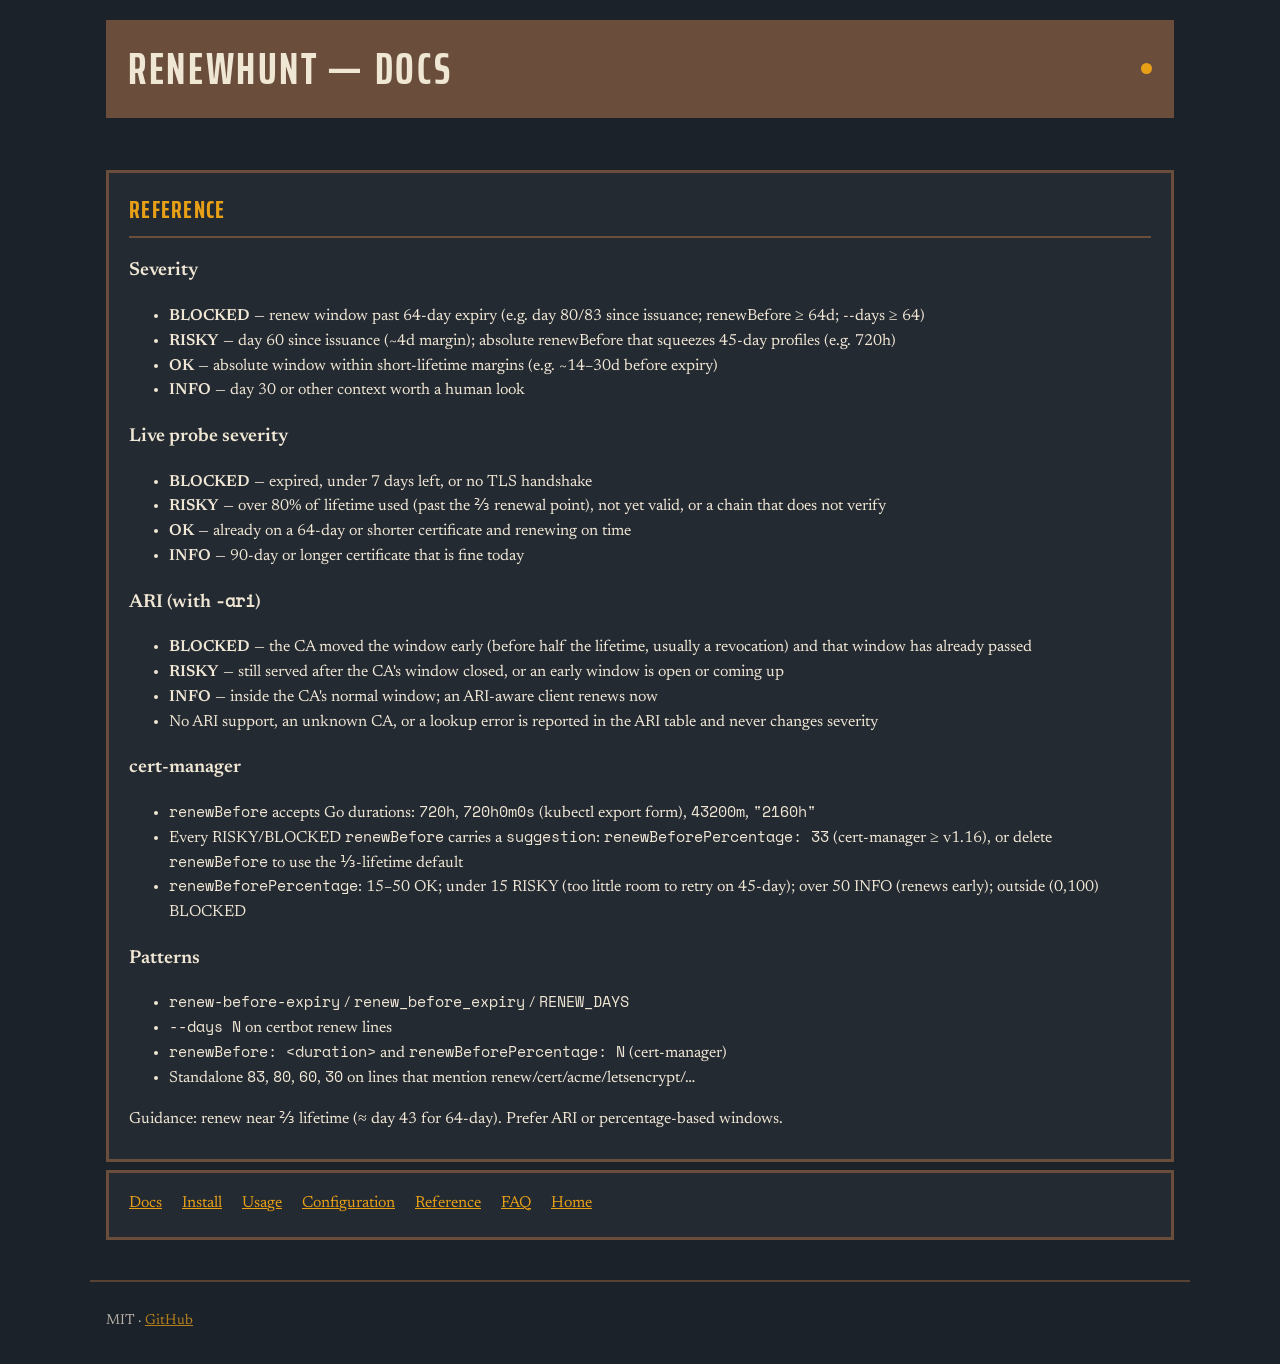
<file: site/docs/reference.html>
<!DOCTYPE html>
<html lang="en">
<head>
<meta charset="utf-8">
<meta name="viewport" content="width=device-width, initial-scale=1">
<title>Reference — renewhunt</title>
<meta name="description" content="Reference for renewhunt, the ACME renewal readiness scanner for 64-day Let's Encrypt certificates.">
<link rel="icon" href="../favicon.svg" type="image/svg+xml">
<link rel="canonical" href="https://blackman99.github.io/renewhunt/docs/reference.html">
<meta property="og:type" content="article">
<meta property="og:title" content="Reference — renewhunt">
<meta property="og:description" content="ACME renewal readiness for Let's Encrypt 64-day certificates.">
<meta property="og:url" content="https://blackman99.github.io/renewhunt/docs/reference.html">
<meta property="og:image" content="https://blackman99.github.io/renewhunt/og-image.png">
<meta name="twitter:card" content="summary_large_image">
<meta name="twitter:title" content="Reference — renewhunt">
<meta name="twitter:image" content="https://blackman99.github.io/renewhunt/og-image.png">
<link rel="stylesheet" href="../style.css">
</head>
<body>
<main class="board">
  <div class="board-frame">
    <div class="board-header">
      <a href="../" style="color:inherit;text-decoration:none"><span>RENEWHUNT — DOCS</span></a>
      <span class="bulb" aria-hidden="true"></span>
    </div>
  </div>
</main>
<section class="timetable">
<div class="panel"><h2>Reference</h2>
<h3>Severity</h3>
<ul>
<li><strong>BLOCKED</strong> — renew window past 64-day expiry (e.g. day 80/83 since issuance; renewBefore ≥ 64d; --days ≥ 64)</li>
<li><strong>RISKY</strong> — day 60 since issuance (~4d margin); absolute renewBefore that squeezes 45-day profiles (e.g. 720h)</li>
<li><strong>OK</strong> — absolute window within short-lifetime margins (e.g. ~14–30d before expiry)</li>
<li><strong>INFO</strong> — day 30 or other context worth a human look</li>
</ul>
<h3>Live probe severity</h3>
<ul>
<li><strong>BLOCKED</strong> — expired, under 7 days left, or no TLS handshake</li>
<li><strong>RISKY</strong> — over 80% of lifetime used (past the ⅔ renewal point), not yet valid, or a chain that does not verify</li>
<li><strong>OK</strong> — already on a 64-day or shorter certificate and renewing on time</li>
<li><strong>INFO</strong> — 90-day or longer certificate that is fine today</li>
</ul>
<h3>ARI (with <code>-ari</code>)</h3>
<ul>
<li><strong>BLOCKED</strong> — the CA moved the window early (before half the lifetime, usually a revocation) and that window has already passed</li>
<li><strong>RISKY</strong> — still served after the CA's window closed, or an early window is open or coming up</li>
<li><strong>INFO</strong> — inside the CA's normal window; an ARI-aware client renews now</li>
<li>No ARI support, an unknown CA, or a lookup error is reported in the ARI table and never changes severity</li>
</ul>
<h3>cert-manager</h3>
<ul>
<li><code>renewBefore</code> accepts Go durations: <code>720h</code>, <code>720h0m0s</code> (kubectl export form), <code>43200m</code>, <code>"2160h"</code></li>
<li>Every RISKY/BLOCKED <code>renewBefore</code> carries a <code>suggestion</code>: <code>renewBeforePercentage: 33</code> (cert-manager ≥ v1.16), or delete <code>renewBefore</code> to use the ⅓-lifetime default</li>
<li><code>renewBeforePercentage</code>: 15–50 OK; under 15 RISKY (too little room to retry on 45-day); over 50 INFO (renews early); outside (0,100) BLOCKED</li>
</ul>
<h3>Patterns</h3>
<ul>
<li><code>renew-before-expiry</code> / <code>renew_before_expiry</code> / <code>RENEW_DAYS</code></li>
<li><code>--days N</code> on certbot renew lines</li>
<li><code>renewBefore: &lt;duration&gt;</code> and <code>renewBeforePercentage: N</code> (cert-manager)</li>
<li>Standalone <code>83</code>, <code>80</code>, <code>60</code>, <code>30</code> on lines that mention renew/cert/acme/letsencrypt/…</li>
</ul>
<p>Guidance: renew near ⅔ lifetime (≈ day 43 for 64-day). Prefer ARI or percentage-based windows.</p>
</div>
<nav class="panel docs-nav">
  <a href="./">Docs</a>
  <a href="install.html">Install</a>
  <a href="usage.html">Usage</a>
  <a href="configuration.html">Configuration</a>
  <a href="reference.html">Reference</a>
  <a href="faq.html">FAQ</a>
  <a href="../">Home</a>
</nav>
</section>
<footer class="board-foot"><p>MIT · <a href="https://github.com/Blackman99/renewhunt">GitHub</a></p></footer>
</body>
</html>
</file>
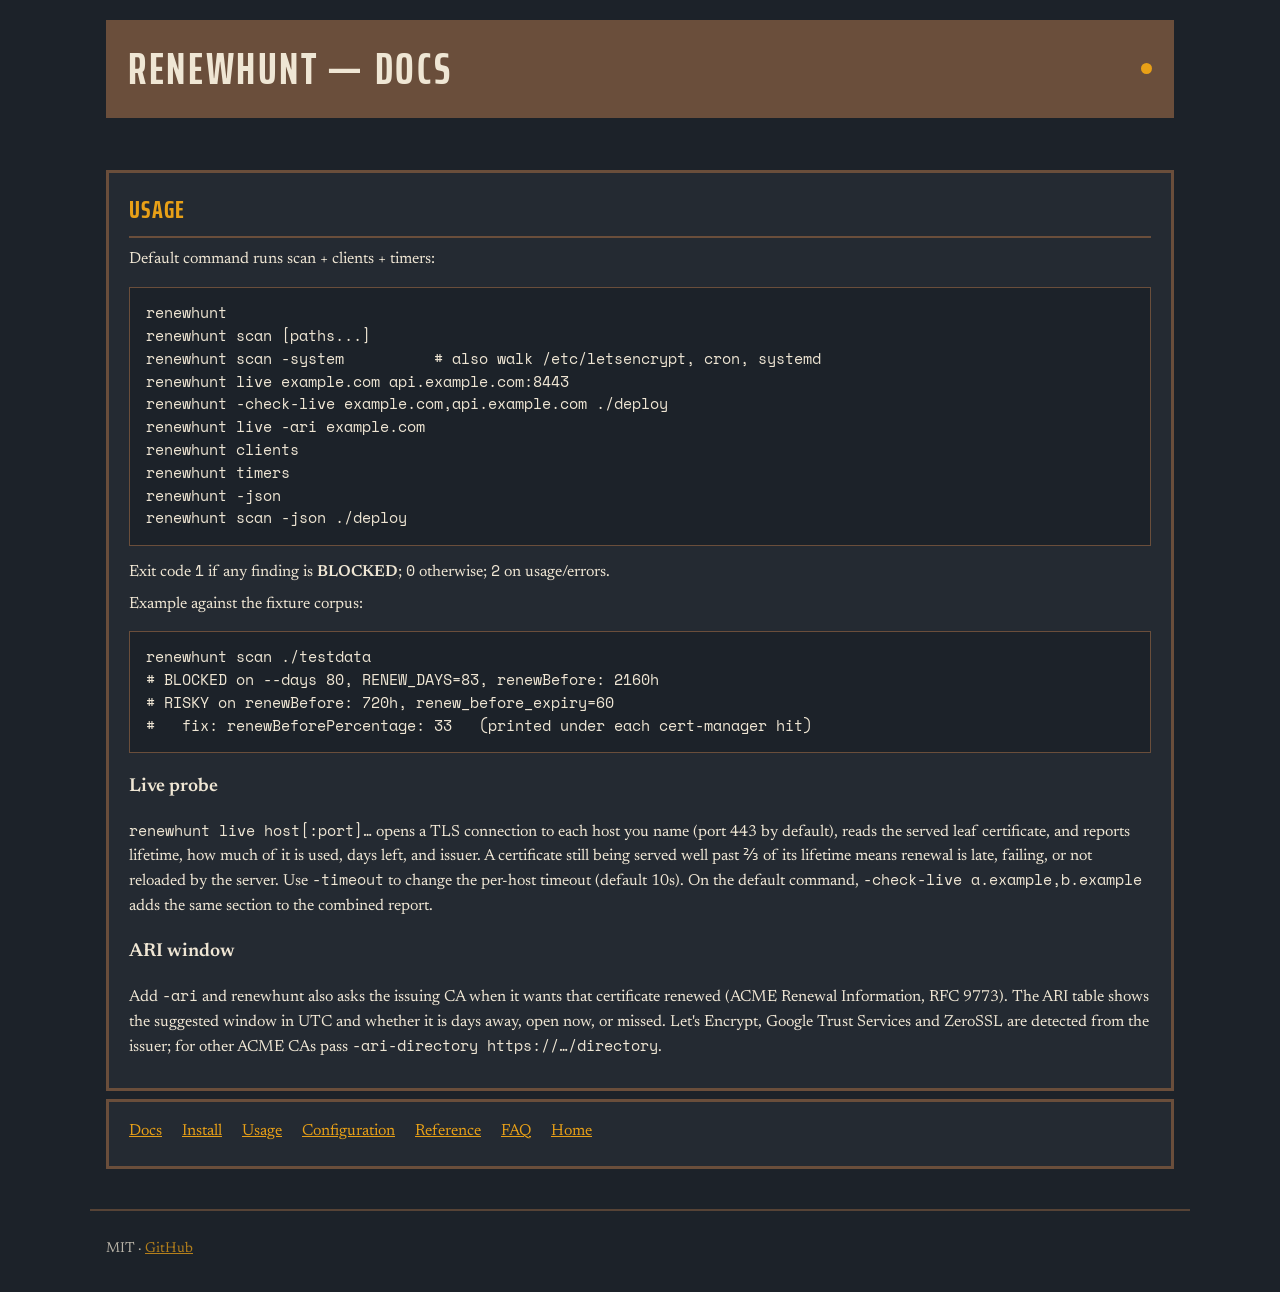
<file: site/docs/usage.html>
<!DOCTYPE html>
<html lang="en">
<head>
<meta charset="utf-8">
<meta name="viewport" content="width=device-width, initial-scale=1">
<title>Usage — renewhunt</title>
<meta name="description" content="Usage for renewhunt, the ACME renewal readiness scanner for 64-day Let's Encrypt certificates.">
<link rel="icon" href="../favicon.svg" type="image/svg+xml">
<link rel="canonical" href="https://blackman99.github.io/renewhunt/docs/usage.html">
<meta property="og:type" content="article">
<meta property="og:title" content="Usage — renewhunt">
<meta property="og:description" content="ACME renewal readiness for Let's Encrypt 64-day certificates.">
<meta property="og:url" content="https://blackman99.github.io/renewhunt/docs/usage.html">
<meta property="og:image" content="https://blackman99.github.io/renewhunt/og-image.png">
<meta name="twitter:card" content="summary_large_image">
<meta name="twitter:title" content="Usage — renewhunt">
<meta name="twitter:image" content="https://blackman99.github.io/renewhunt/og-image.png">
<link rel="stylesheet" href="../style.css">
</head>
<body>
<main class="board">
  <div class="board-frame">
    <div class="board-header">
      <a href="../" style="color:inherit;text-decoration:none"><span>RENEWHUNT — DOCS</span></a>
      <span class="bulb" aria-hidden="true"></span>
    </div>
  </div>
</main>
<section class="timetable">
<div class="panel"><h2>Usage</h2>
<p>Default command runs scan + clients + timers:</p>
<pre class="cmd">renewhunt
renewhunt scan [paths...]
renewhunt scan -system          # also walk /etc/letsencrypt, cron, systemd
renewhunt live example.com api.example.com:8443
renewhunt -check-live example.com,api.example.com ./deploy
renewhunt live -ari example.com
renewhunt clients
renewhunt timers
renewhunt -json
renewhunt scan -json ./deploy</pre>
<p>Exit code <code>1</code> if any finding is <strong>BLOCKED</strong>; <code>0</code> otherwise; <code>2</code> on usage/errors.</p>
<p>Example against the fixture corpus:</p>
<pre class="cmd">renewhunt scan ./testdata
# BLOCKED on --days 80, RENEW_DAYS=83, renewBefore: 2160h
# RISKY on renewBefore: 720h, renew_before_expiry=60
#   fix: renewBeforePercentage: 33   (printed under each cert-manager hit)</pre>
<h3>Live probe</h3>
<p><code>renewhunt live host[:port]…</code> opens a TLS connection to each host you name (port 443 by default), reads the served leaf certificate, and reports lifetime, how much of it is used, days left, and issuer. A certificate still being served well past ⅔ of its lifetime means renewal is late, failing, or not reloaded by the server. Use <code>-timeout</code> to change the per-host timeout (default 10s). On the default command, <code>-check-live a.example,b.example</code> adds the same section to the combined report.</p>
<h3>ARI window</h3>
<p>Add <code>-ari</code> and renewhunt also asks the issuing CA when it wants that certificate renewed (ACME Renewal Information, RFC 9773). The ARI table shows the suggested window in UTC and whether it is days away, open now, or missed. Let's Encrypt, Google Trust Services and ZeroSSL are detected from the issuer; for other ACME CAs pass <code>-ari-directory https://…/directory</code>.</p>
</div>
<nav class="panel docs-nav">
  <a href="./">Docs</a>
  <a href="install.html">Install</a>
  <a href="usage.html">Usage</a>
  <a href="configuration.html">Configuration</a>
  <a href="reference.html">Reference</a>
  <a href="faq.html">FAQ</a>
  <a href="../">Home</a>
</nav>
</section>
<footer class="board-foot"><p>MIT · <a href="https://github.com/Blackman99/renewhunt">GitHub</a></p></footer>
</body>
</html>
</file>
<file: site/style.css>
@font-face{font-family:'Saira Extra Condensed';font-style:normal;font-weight:600;font-display:swap;src:url('fonts/saira-extra-condensed-600.woff2') format('woff2')}
@font-face{font-family:'Saira Extra Condensed';font-style:normal;font-weight:700;font-display:swap;src:url('fonts/saira-extra-condensed-700.woff2') format('woff2')}
@font-face{font-family:'Newsreader';font-style:normal;font-weight:400;font-display:swap;src:url('fonts/newsreader-400.woff2') format('woff2')}
@font-face{font-family:'Newsreader';font-style:normal;font-weight:600;font-display:swap;src:url('fonts/newsreader-600.woff2') format('woff2')}
@font-face{font-family:'Space Mono';font-style:normal;font-weight:400;font-display:swap;src:url('fonts/space-mono-400.woff2') format('woff2')}

:root{
  --charcoal:#1c2229;
  --cream:#efe6d4;
  --amber:#e8a017;
  --copper:#6a4e3b;
  --ready:#3f8f6b;
  --late:#c44536;
  --slot:rgba(0,0,0,.35);
  --panel:#242a32;
}
*{box-sizing:border-box}
html,body{margin:0;padding:0;background:var(--charcoal);color:var(--cream);font-family:Newsreader,Georgia,serif;font-weight:400;line-height:1.55}
a{color:var(--amber);text-decoration-thickness:1px}
a:hover{color:var(--cream)}
code,pre,.cmd{font-family:'Space Mono',ui-monospace,monospace;font-size:.92em}
.board{
  width:min(1100px,100%);
  margin:0 auto;
  padding:1.25rem 1rem 2rem;
}
.board-frame{
  border:6px solid var(--copper);
  background:var(--charcoal);
  box-shadow:inset 0 0 0 2px rgba(239,230,212,.25);
}
.board-header{
  background:var(--copper);
  color:var(--cream);
  font-family:'Saira Extra Condensed',sans-serif;
  font-weight:700;
  font-size:clamp(1.6rem,5vw,2.75rem);
  letter-spacing:.06em;
  padding:.55rem 1rem;
  text-transform:uppercase;
  display:flex;align-items:center;justify-content:space-between;gap:1rem;
}
.board-header .bulb{
  width:.7rem;height:.7rem;border-radius:50%;background:var(--amber);
  flex-shrink:0;
}
.rows{
  background:
    repeating-linear-gradient(
      to bottom,
      transparent 0,
      transparent 3.4rem,
      var(--slot) 3.4rem,
      var(--slot) calc(3.4rem + 2px)
    );
  padding:.25rem 0 .5rem;
}
.row{
  display:grid;
  grid-template-columns:7.5rem 1fr minmax(5rem,7rem);
  gap:.75rem;
  align-items:center;
  min-height:3.4rem;
  padding:.35rem 1rem;
  font-family:'Saira Extra Condensed',sans-serif;
  font-weight:600;
  font-size:clamp(1.1rem,2.8vw,1.55rem);
  letter-spacing:.04em;
  text-transform:uppercase;
  perspective:800px;
}
.flap{
  display:inline-block;
  background:var(--cream);
  color:var(--charcoal);
  padding:.15rem .55rem;
  transform-origin:center center;
  transform:rotateX(-90deg);
  opacity:0;
  transition:transform .45s ease, opacity .2s ease;
}
.row.in .flap{transform:rotateX(0);opacity:1}
.row .dest{color:var(--cream);overflow:hidden;text-overflow:ellipsis;white-space:nowrap}
.row .sig{
  justify-self:end;
  font-size:.95em;
}
.sig.ready{color:var(--ready)}
.sig.late{color:var(--late)}
.sig.risky{color:var(--amber)}
.sig.info{color:var(--cream);opacity:.7}

.timetable{
  width:min(1100px,100%);
  margin:0 auto 2.5rem;
  padding:0 1rem;
}
.panel{
  border:3px solid var(--copper);
  background:var(--panel);
  margin-top:1.25rem;
  padding:1.1rem 1.25rem 1.35rem;
}
.panel h2{
  font-family:'Saira Extra Condensed',sans-serif;
  font-weight:700;
  font-size:1.6rem;
  letter-spacing:.05em;
  text-transform:uppercase;
  margin:0 0 .6rem;
  color:var(--amber);
  border-bottom:2px solid var(--copper);
  padding-bottom:.35rem;
}
.panel p{margin:.4rem 0}
.panel pre{
  background:var(--charcoal);
  border:1px solid var(--copper);
  padding:.9rem 1rem;
  overflow:auto;
  color:var(--cream);
}
.lede{font-size:1.15rem;max-width:42rem}
.meta{opacity:.8;font-size:.95rem}
footer.board-foot{
  width:min(1100px,100%);
  margin:0 auto 2rem;
  padding:0 1rem;
  font-size:.9rem;
  opacity:.75;
  border-top:2px solid var(--copper);
  padding-top:.8rem;
}
.docs-nav{display:flex;flex-wrap:wrap;gap:.75rem 1.25rem;margin:.5rem 0 0}
@media (max-width:640px){
  .row{grid-template-columns:5.5rem 1fr;grid-template-rows:auto auto}
  .row .sig{justify-self:start;grid-column:1 / -1}
}
@media (prefers-reduced-motion:reduce){
  .flap{transition:none;transform:none;opacity:1}
  .row .flap{transform:none;opacity:1}
}

/* blog */
.post{max-width:46rem}
.post h3{font-family:'Saira Extra Condensed',sans-serif;font-weight:700;letter-spacing:.05em;text-transform:uppercase;color:var(--amber);font-size:1.3rem;margin:1.4rem 0 .4rem}
.post li{margin:.25rem 0}
.post table{border-collapse:collapse;width:100%;font-size:.95rem;margin:.6rem 0}
.post th,.post td{border:1px solid var(--copper);padding:.35rem .55rem;text-align:left;vertical-align:top}
.post th{font-family:'Saira Extra Condensed',sans-serif;letter-spacing:.05em;text-transform:uppercase;color:var(--amber)}
.rows.static .flap{transform:none;opacity:1}
:lang(zh) body,body:lang(zh){font-family:Newsreader,"Noto Serif SC","Source Han Serif SC","Songti SC",serif}
</file>
